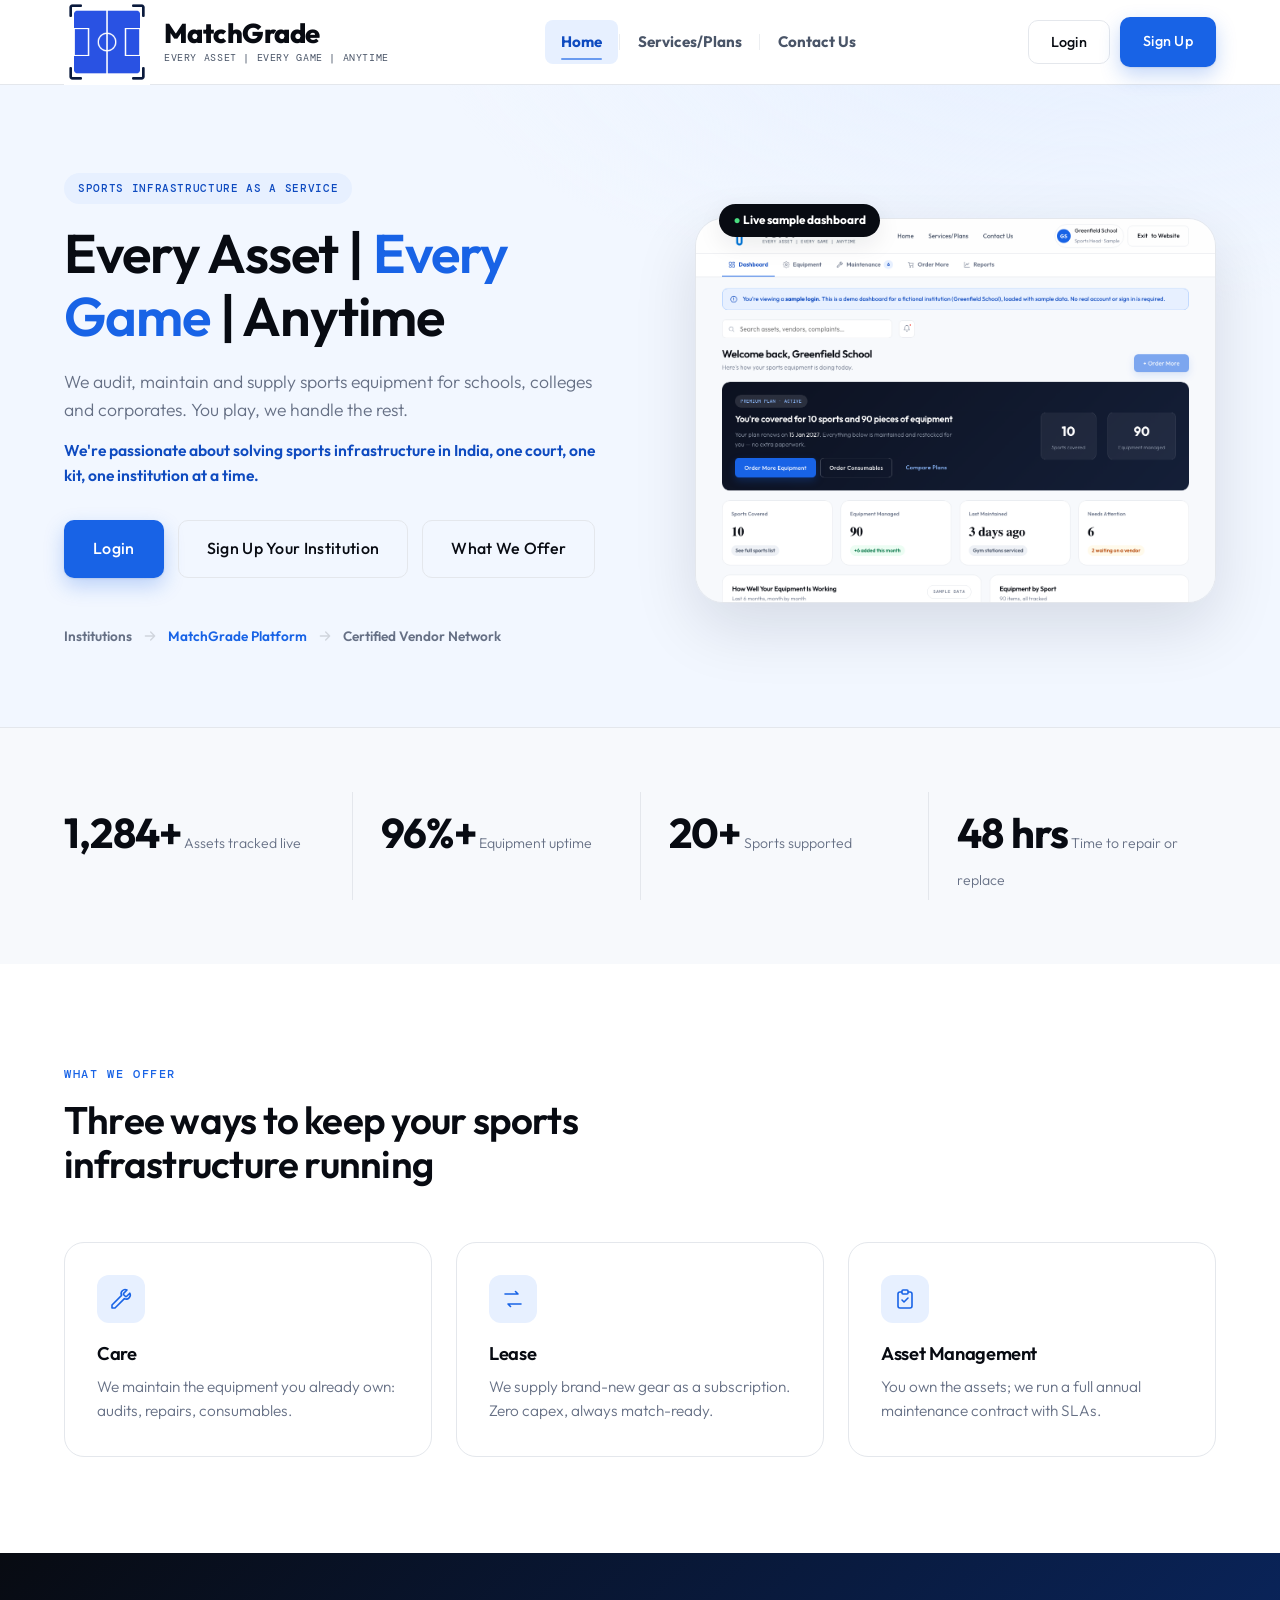
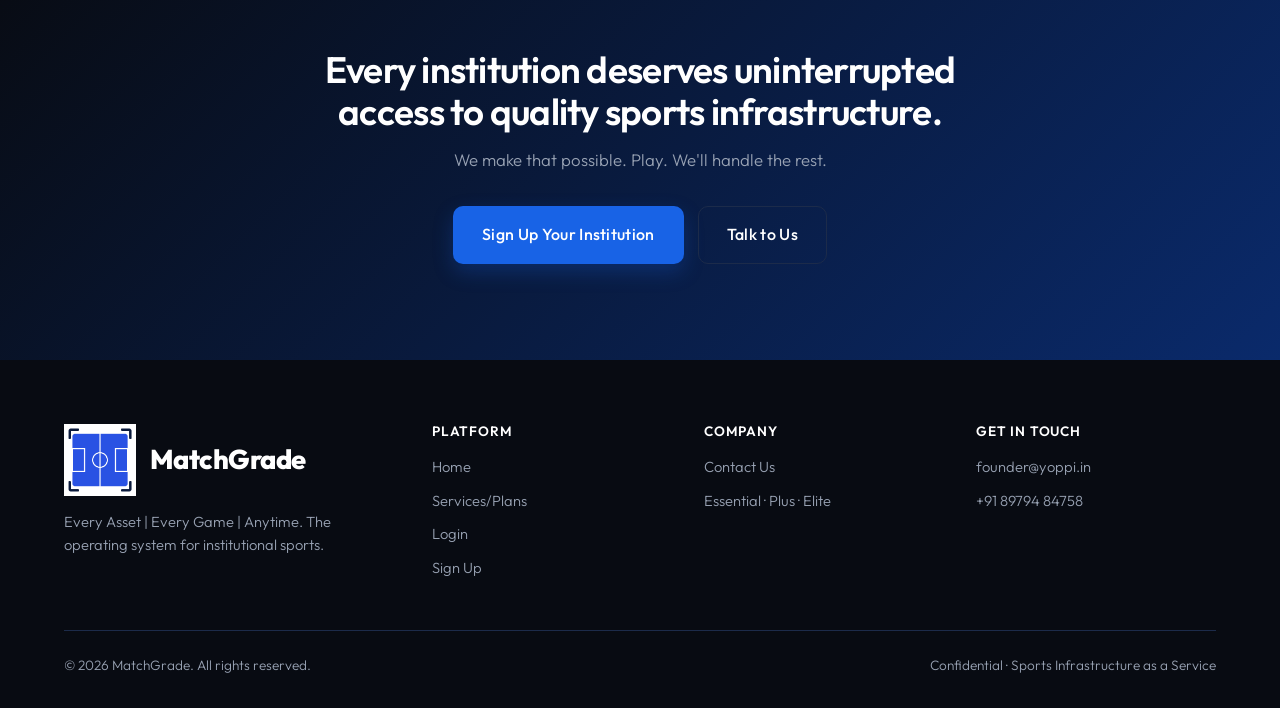
<file: index.html>
<!DOCTYPE html>
<html lang="en">
<head>
<meta charset="UTF-8" />
<meta name="viewport" content="width=device-width, initial-scale=1.0" />
<title>MatchGrade: Every Asset | Every Game | Anytime</title>
<meta name="description" content="MatchGrade is the operating system for institutional sports. We audit, maintain, supply and manage every sports asset for schools, colleges and corporates." />
<link rel="icon" href="assets/images/yoppi-icon.png" />
<link rel="preconnect" href="https://fonts.googleapis.com" />
<link rel="preconnect" href="https://fonts.gstatic.com" crossorigin />
<link href="https://fonts.googleapis.com/css2?family=Outfit:wght@300;400;500;600;700;800&family=DM+Mono:wght@400;500&display=swap" rel="stylesheet" />
<link rel="stylesheet" href="assets/css/base.css" />
<link rel="stylesheet" href="assets/css/components.css" />
<link rel="stylesheet" href="assets/css/home.css" />
<script src="https://js.hcaptcha.com/1/api.js" async defer></script>
</head>
<body>

<header class="site-header">
  <div class="container nav">
    <a href="index.html" class="brand">
      <img src="assets/images/yoppi-icon.png" alt="MatchGrade" />
      <span class="brand-text">
        <span class="brand-name">MatchGrade</span>
        <span class="brand-tagline">Every Asset | Every Game | Anytime</span>
      </span>
    </a>
    <nav class="nav-links">
      <a href="index.html" class="active">Home</a>
      <a href="services.html">Services/Plans</a>
      <a href="contact.html">Contact Us</a>
      <button type="button" class="nav-links-login" data-login-trigger>Login</button>
    </nav>
    <div class="nav-actions">
      <button type="button" class="btn btn-secondary" data-login-trigger>Login</button>
      <a href="signup.html" class="btn btn-primary">Sign Up</a>
      <button class="nav-toggle" aria-label="Toggle navigation" aria-expanded="false">
        <span></span><span></span><span></span>
      </button>
    </div>
  </div>
</header>

<main>

  <!-- ================= HERO ================= -->
  <section class="hero">
    <div class="container hero-inner">
      <div class="hero-copy reveal is-visible">
        <span class="pill">Sports Infrastructure as a Service</span>
        <h1>Every Asset | <span class="text-accent">Every Game</span> | Anytime</h1>
        <p class="hero-sub">We audit, maintain and supply sports equipment for schools, colleges and corporates. You play, we handle the rest.</p>
        <p class="hero-mission">We're passionate about solving sports infrastructure in India, one court, one kit, one institution at a time.</p>
        <div class="hero-cta">
          <a href="dashboard.html" class="btn btn-primary btn-lg" data-login-trigger>Login</a>
          <a href="signup.html" class="btn btn-secondary btn-lg">Sign Up Your Institution</a>
          <a href="services.html" class="btn btn-ghost btn-lg">What We Offer</a>
        </div>
        <div class="hero-flow">
          <span>Institutions</span>
          <svg viewBox="0 0 24 24" fill="none"><path d="M5 12h14M13 6l6 6-6 6" stroke="currentColor" stroke-width="2" stroke-linecap="round" stroke-linejoin="round"/></svg>
          <span class="flow-accent">MatchGrade Platform</span>
          <svg viewBox="0 0 24 24" fill="none"><path d="M5 12h14M13 6l6 6-6 6" stroke="currentColor" stroke-width="2" stroke-linecap="round" stroke-linejoin="round"/></svg>
          <span>Certified Vendor Network</span>
        </div>
      </div>

      <div class="hero-panel reveal is-visible">
        <div class="panel-shot">
          <a href="dashboard-iitkgp.html" class="panel-shot-link" aria-label="View a sample dashboard">
            <span class="panel-shot-badge"><span class="panel-shot-dot">●</span> Live sample dashboard</span>
            <img src="assets/images/dashboard-preview.png" alt="MatchGrade sample dashboard showing tagged assets, equipment uptime and open issues for Greenfield School" />
          </a>
        </div>
      </div>
    </div>
  </section>

  <!-- ================= STATS ================= -->
  <section class="section section--tight section--alt stats-strip">
    <div class="container">
      <div class="grid grid-4">
        <div class="stat reveal">
          <span class="num">1,284+</span>
          <span class="label">Assets tracked live</span>
        </div>
        <div class="stat reveal">
          <span class="num">96%+</span>
          <span class="label">Equipment uptime</span>
        </div>
        <div class="stat reveal">
          <span class="num">20+</span>
          <span class="label">Sports supported</span>
        </div>
        <div class="stat reveal">
          <span class="num">48 hrs</span>
          <span class="label">Time to repair or replace</span>
        </div>
      </div>
    </div>
  </section>

  <!-- ================= SOLUTION ================= -->
  <section class="section">
    <div class="container">
      <div class="section-head reveal">
        <span class="eyebrow">What We Offer</span>
        <h2>Three ways to keep your sports infrastructure running</h2>
      </div>
      <div class="grid grid-3">
        <div class="card reveal">
          <div class="card-icon">
            <svg viewBox="0 0 24 24" fill="none"><path d="M14.7 6.3a1 1 0 0 0 0 1.4l1.6 1.6a1 1 0 0 0 1.4 0l3.1-3.1a4 4 0 0 1-5.4 5.4L6 21H3v-3l9.6-9.6a4 4 0 0 1 5.4-5.4l-3.1 3.1Z" stroke="currentColor" stroke-width="1.6" stroke-linejoin="round"/></svg>
          </div>
          <h3>Care</h3>
          <p>We maintain the equipment you already own: audits, repairs, consumables.</p>
        </div>
        <div class="card reveal">
          <div class="card-icon">
            <svg viewBox="0 0 24 24" fill="none"><path d="M4 7h13l-2.5-2.5M20 17H7l2.5 2.5" stroke="currentColor" stroke-width="1.6" stroke-linecap="round" stroke-linejoin="round"/></svg>
          </div>
          <h3>Lease</h3>
          <p>We supply brand-new gear as a subscription. Zero capex, always match-ready.</p>
        </div>
        <div class="card reveal">
          <div class="card-icon">
            <svg viewBox="0 0 24 24" fill="none"><path d="M9 5H7a2 2 0 0 0-2 2v12a2 2 0 0 0 2 2h10a2 2 0 0 0 2-2V7a2 2 0 0 0-2-2h-2" stroke="currentColor" stroke-width="1.6" stroke-linejoin="round"/><rect x="9" y="3" width="6" height="4" rx="1" stroke="currentColor" stroke-width="1.6"/><path d="m9 13 2 2 4-4" stroke="currentColor" stroke-width="1.6" stroke-linecap="round" stroke-linejoin="round"/></svg>
          </div>
          <h3>Asset Management</h3>
          <p>You own the assets; we run a full annual maintenance contract with SLAs.</p>
        </div>
      </div>
    </div>
  </section>

  <!-- ================= FINAL CTA ================= -->
  <section class="section cta-section">
    <div class="container cta-inner reveal">
      <h2>Every institution deserves uninterrupted access to quality sports infrastructure.</h2>
      <p>We make that possible. Play. We'll handle the rest.</p>
      <div class="hero-cta" style="justify-content:center;">
        <a href="signup.html" class="btn btn-primary btn-lg">Sign Up Your Institution</a>
        <a href="contact.html" class="btn btn-secondary btn-lg">Talk to Us</a>
      </div>
    </div>
  </section>

</main>

<footer class="site-footer">
  <div class="container">
    <div class="footer-grid">
      <div class="footer-brand">
        <a href="index.html" class="brand">
          <img src="assets/images/yoppi-icon.png" alt="MatchGrade" />
          <span class="brand-name">MatchGrade</span>
        </a>
        <p>Every Asset | Every Game | Anytime. The operating system for institutional sports.</p>
      </div>
      <div class="footer-col">
        <h4>Platform</h4>
        <a href="index.html">Home</a>
        <a href="services.html">Services/Plans</a>
        <a href="dashboard.html" data-login-trigger>Login</a>
        <a href="signup.html">Sign Up</a>
      </div>
      <div class="footer-col">
        <h4>Company</h4>
        <a href="contact.html">Contact Us</a>
        <a href="services.html">Essential · Plus · Elite</a>
      </div>
      <div class="footer-col">
        <h4>Get in touch</h4>
        <li>founder@yoppi.in</li>
        <li>+91 89794 84758</li>
      </div>
    </div>
    <div class="footer-bottom">
      <span>© <span data-year></span> MatchGrade. All rights reserved.</span>
      <span>Confidential · Sports Infrastructure as a Service</span>
    </div>
  </div>
</footer>

<script src="assets/js/yoppi-config.js" defer></script>
<script type="module" src="assets/js/yoppi-client.js"></script>
<script src="assets/js/main.js" defer></script>
</body>
</html>
</file>
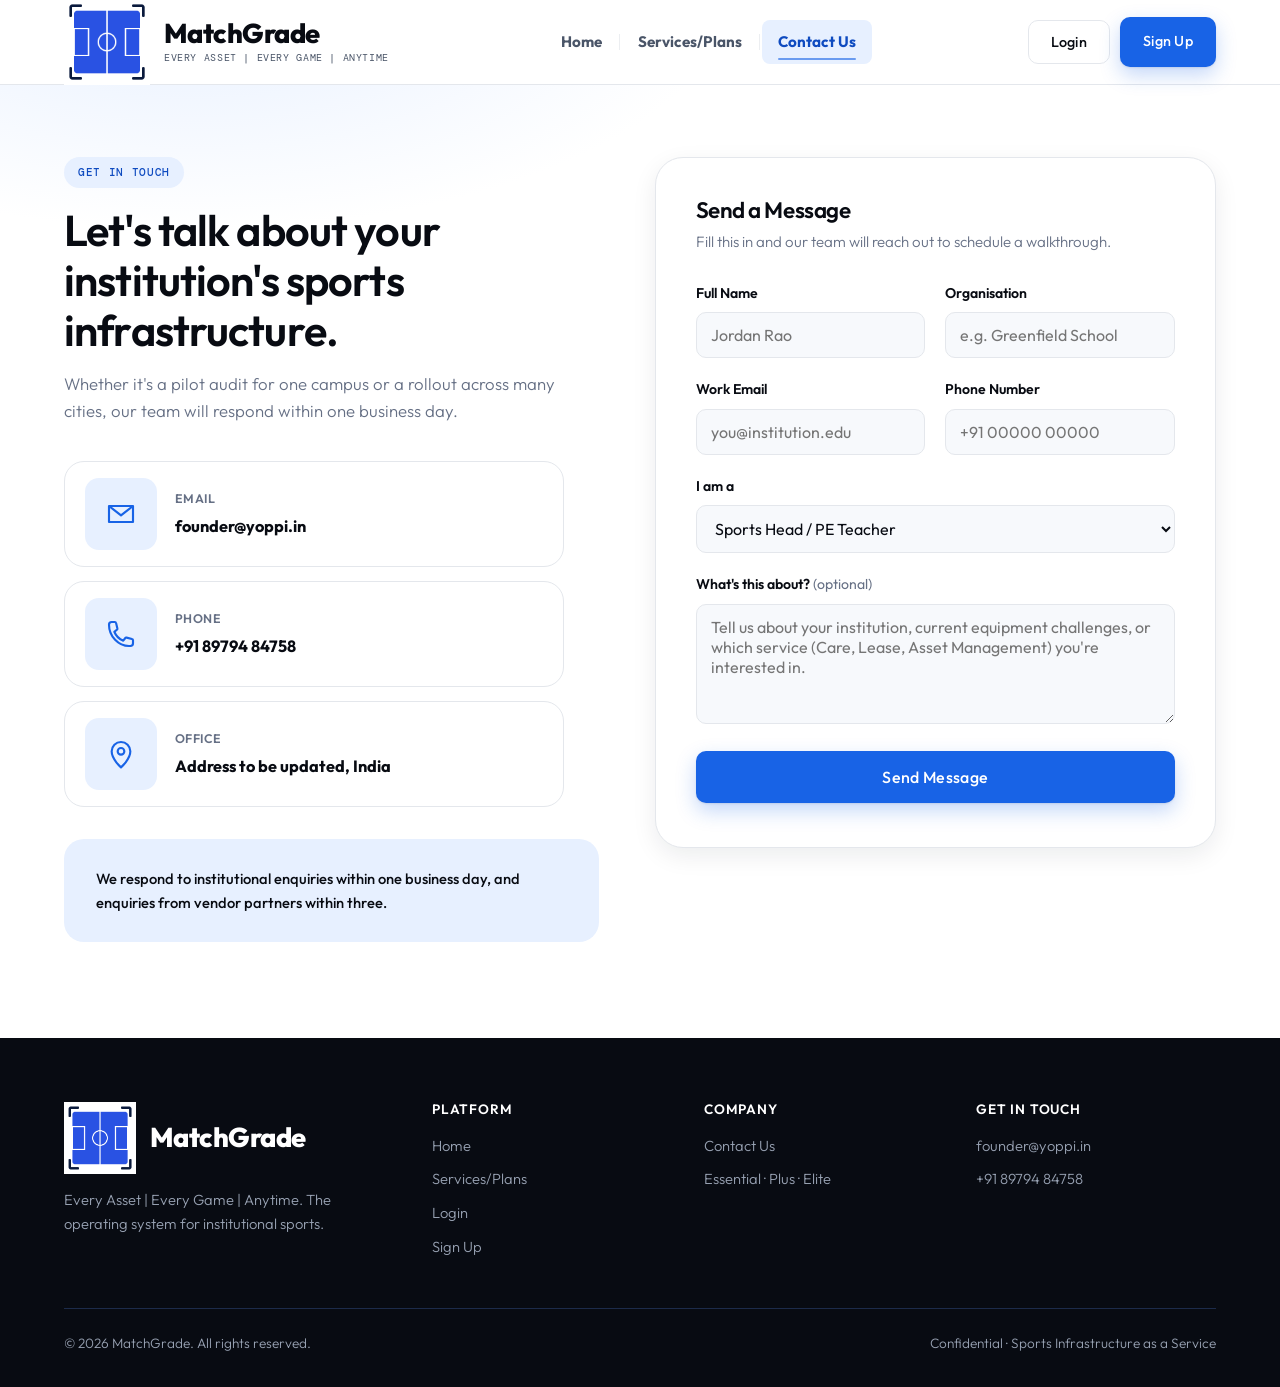
<file: contact.html>
<!DOCTYPE html>
<html lang="en">
<head>
<meta charset="UTF-8" />
<meta name="viewport" content="width=device-width, initial-scale=1.0" />
<title>Contact MatchGrade</title>
<meta name="description" content="Talk to MatchGrade about bringing Sports Infrastructure as a Service to your school, college or corporate campus." />
<link rel="icon" href="assets/images/yoppi-icon.png" />
<link rel="preconnect" href="https://fonts.googleapis.com" />
<link rel="preconnect" href="https://fonts.gstatic.com" crossorigin />
<link href="https://fonts.googleapis.com/css2?family=Outfit:wght@300;400;500;600;700;800&family=DM+Mono:wght@400;500&display=swap" rel="stylesheet" />
<link rel="stylesheet" href="assets/css/base.css" />
<link rel="stylesheet" href="assets/css/components.css" />
<link rel="stylesheet" href="assets/css/contact.css" />
<script src="https://js.hcaptcha.com/1/api.js" async defer></script>
</head>
<body>

<header class="site-header">
  <div class="container nav">
    <a href="index.html" class="brand">
      <img src="assets/images/yoppi-icon.png" alt="MatchGrade" />
      <span class="brand-text">
        <span class="brand-name">MatchGrade</span>
        <span class="brand-tagline">Every Asset | Every Game | Anytime</span>
      </span>
    </a>
    <nav class="nav-links">
      <a href="index.html">Home</a>
      <a href="services.html">Services/Plans</a>
      <a href="contact.html" class="active">Contact Us</a>
      <button type="button" class="nav-links-login" data-login-trigger>Login</button>
    </nav>
    <div class="nav-actions">
      <button type="button" class="btn btn-secondary" data-login-trigger>Login</button>
      <a href="signup.html" class="btn btn-primary">Sign Up</a>
      <button class="nav-toggle" aria-label="Toggle navigation" aria-expanded="false">
        <span></span><span></span><span></span>
      </button>
    </div>
  </div>
</header>

<main>
  <section class="section contact-section">
    <div class="container contact-grid">

      <div class="contact-copy reveal is-visible">
        <span class="pill">Get In Touch</span>
        <h1>Let's talk about your institution's sports infrastructure.</h1>
        <p>Whether it's a pilot audit for one campus or a rollout across many cities, our team will respond within one business day.</p>

        <div class="contact-channels">
          <a class="channel-row" href="mailto:founder@yoppi.in">
            <span class="channel-icon">
              <svg viewBox="0 0 24 24" fill="none"><path d="M3 6h18v12H3z" stroke="currentColor" stroke-width="1.6" stroke-linejoin="round"/><path d="m3 6 9 7 9-7" stroke="currentColor" stroke-width="1.6" stroke-linejoin="round"/></svg>
            </span>
            <span class="channel-text">
              <span class="channel-label">Email</span>
              <strong>founder@yoppi.in</strong>
            </span>
          </a>
          <a class="channel-row" href="tel:+918979484758">
            <span class="channel-icon">
              <svg viewBox="0 0 24 24" fill="none"><path d="M3 5a2 2 0 0 1 2-2h2.3a1 1 0 0 1 1 .8l1 4a1 1 0 0 1-.5 1.1L7 10.3a12 12 0 0 0 6.7 6.7l1.4-1.8a1 1 0 0 1 1.1-.5l4 1a1 1 0 0 1 .8 1V19a2 2 0 0 1-2 2h-1C10.2 21 3 13.8 3 5Z" stroke="currentColor" stroke-width="1.6" stroke-linejoin="round"/></svg>
            </span>
            <span class="channel-text">
              <span class="channel-label">Phone</span>
              <strong>+91 89794 84758</strong>
            </span>
          </a>
          <div class="channel-row">
            <span class="channel-icon">
              <svg viewBox="0 0 24 24" fill="none"><path d="M12 22s7-6.1 7-12A7 7 0 0 0 5 10c0 5.9 7 12 7 12Z" stroke="currentColor" stroke-width="1.6" stroke-linejoin="round"/><circle cx="12" cy="10" r="2.5" stroke="currentColor" stroke-width="1.6"/></svg>
            </span>
            <span class="channel-text">
              <span class="channel-label">Office</span>
              <strong>Address to be updated, India</strong>
            </span>
          </div>
        </div>

        <div class="banner banner--soft">
          We respond to institutional enquiries within one business day, and enquiries from vendor partners within three.
        </div>
      </div>

      <div class="form-card reveal is-visible">
        <h2 style="font-size:1.4rem;margin-bottom:6px;">Send a Message</h2>
        <p style="color:var(--text-muted);font-size:0.94rem;margin-bottom:28px;">Fill this in and our team will reach out to schedule a walkthrough.</p>

        <form id="contact-form" novalidate>
          <div class="form-row">
            <div class="field">
              <label for="name">Full Name</label>
              <input type="text" id="name" name="name" placeholder="Jordan Rao" required />
            </div>
            <div class="field">
              <label for="org">Organisation</label>
              <input type="text" id="org" name="org" placeholder="e.g. Greenfield School" required />
            </div>
          </div>

          <div class="form-row">
            <div class="field">
              <label for="email">Work Email</label>
              <input type="email" id="email" name="email" placeholder="you@institution.edu" required />
            </div>
            <div class="field">
              <label for="phone">Phone Number</label>
              <input type="tel" id="phone" name="phone" placeholder="+91 00000 00000" required />
            </div>
          </div>

          <div class="field">
            <label for="role">I am a</label>
            <select id="role" name="role">
              <option>Sports Head / PE Teacher</option>
              <option>Facilities / Admin Manager</option>
              <option>Principal / Director</option>
              <option>HR / Corporate Wellness</option>
              <option>Vendor Partner</option>
              <option>Other</option>
            </select>
          </div>

          <div class="field">
            <label for="message">What's this about? <span class="optional">(optional)</span></label>
            <textarea id="message" name="message" placeholder="Tell us about your institution, current equipment challenges, or which service (Care, Lease, Asset Management) you're interested in."></textarea>
          </div>

          <div class="field">
            <div id="contact-hcaptcha"></div>
          </div>

          <button type="submit" class="btn btn-primary btn-lg btn-block">Send Message</button>
          <p class="form-note" id="form-status" role="status"></p>
        </form>
      </div>

    </div>
  </section>
</main>

<footer class="site-footer">
  <div class="container">
    <div class="footer-grid">
      <div class="footer-brand">
        <a href="index.html" class="brand">
          <img src="assets/images/yoppi-icon.png" alt="MatchGrade" />
          <span class="brand-name">MatchGrade</span>
        </a>
        <p>Every Asset | Every Game | Anytime. The operating system for institutional sports.</p>
      </div>
      <div class="footer-col">
        <h4>Platform</h4>
        <a href="index.html">Home</a>
        <a href="services.html">Services/Plans</a>
        <a href="dashboard.html" data-login-trigger>Login</a>
        <a href="signup.html">Sign Up</a>
      </div>
      <div class="footer-col">
        <h4>Company</h4>
        <a href="contact.html">Contact Us</a>
        <a href="services.html">Essential · Plus · Elite</a>
      </div>
      <div class="footer-col">
        <h4>Get in touch</h4>
        <li>founder@yoppi.in</li>
        <li>+91 89794 84758</li>
      </div>
    </div>
    <div class="footer-bottom">
      <span>© <span data-year></span> MatchGrade. All rights reserved.</span>
      <span>Confidential · Sports Infrastructure as a Service</span>
    </div>
  </div>
</footer>

<script src="assets/js/yoppi-config.js" defer></script>
<script type="module" src="assets/js/yoppi-client.js"></script>
<script src="assets/js/main.js" defer></script>
<script src="assets/js/contact.js" defer></script>
</body>
</html>
</file>
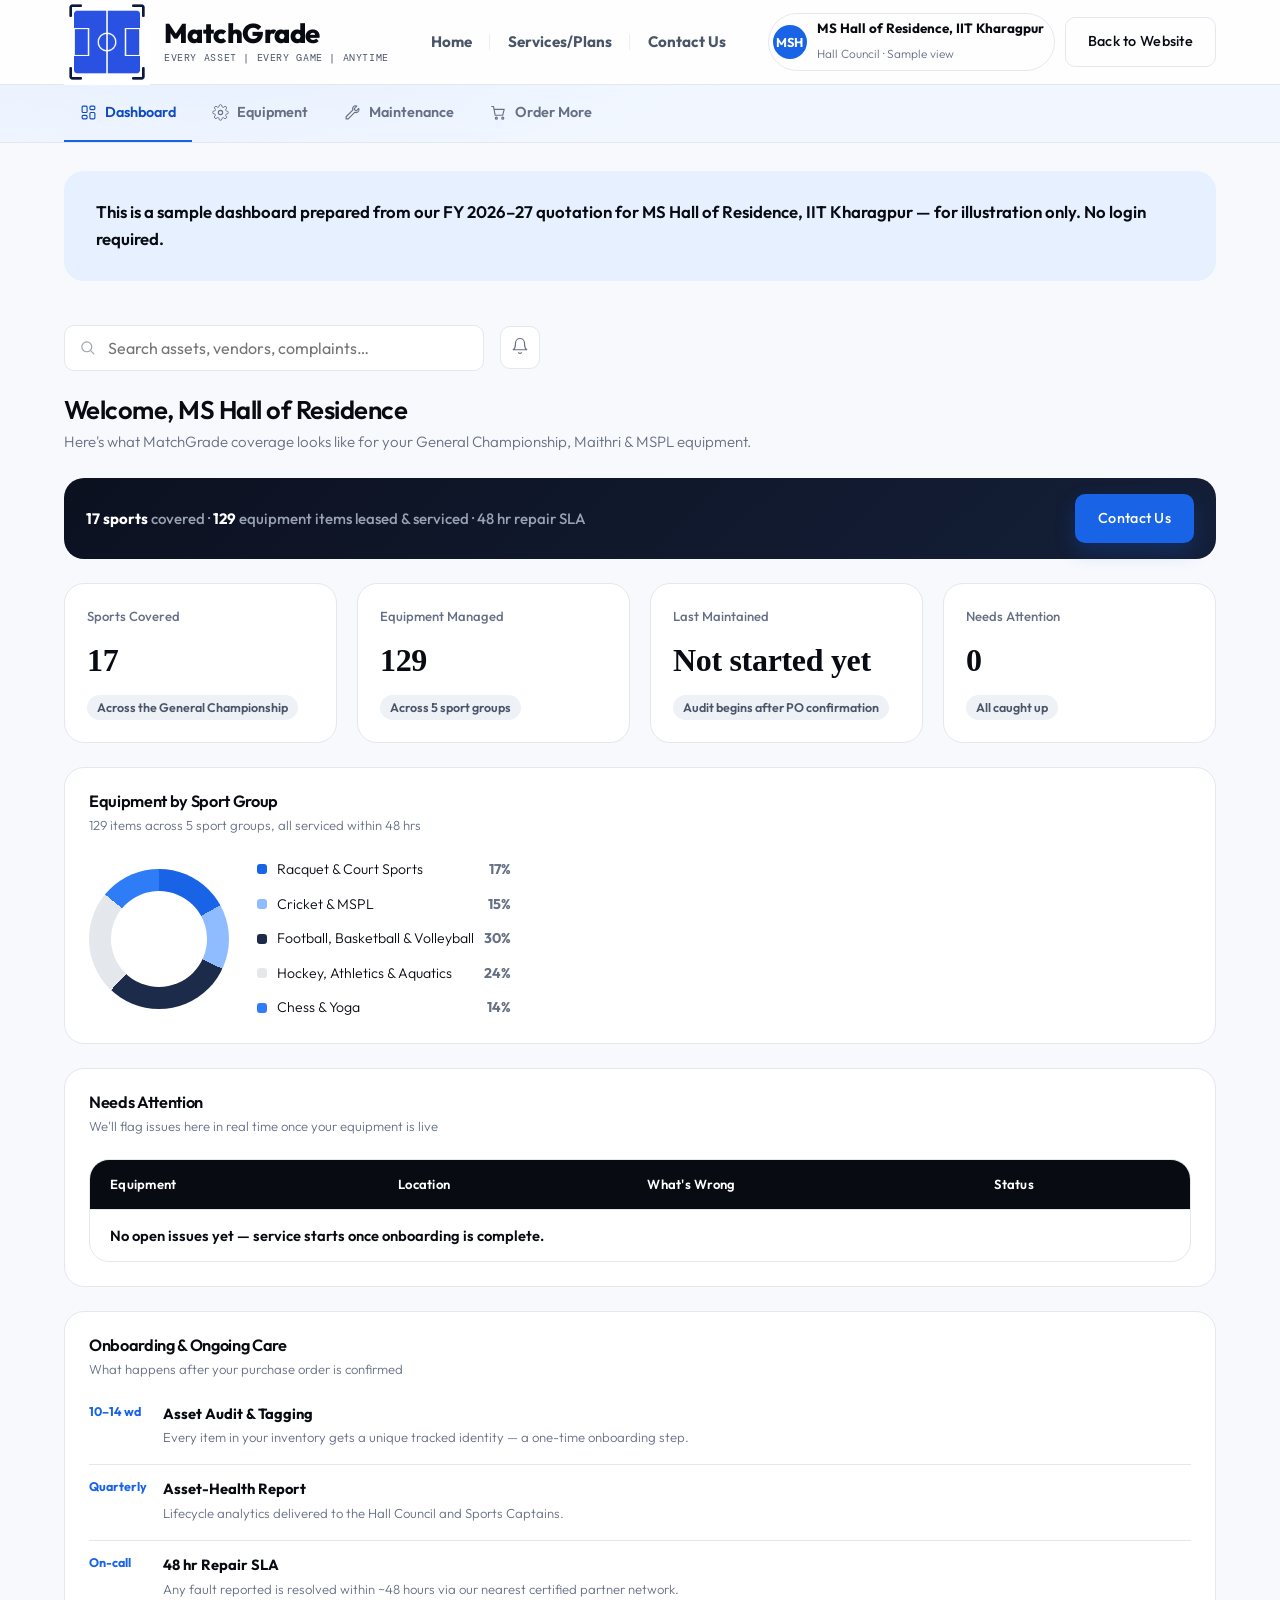
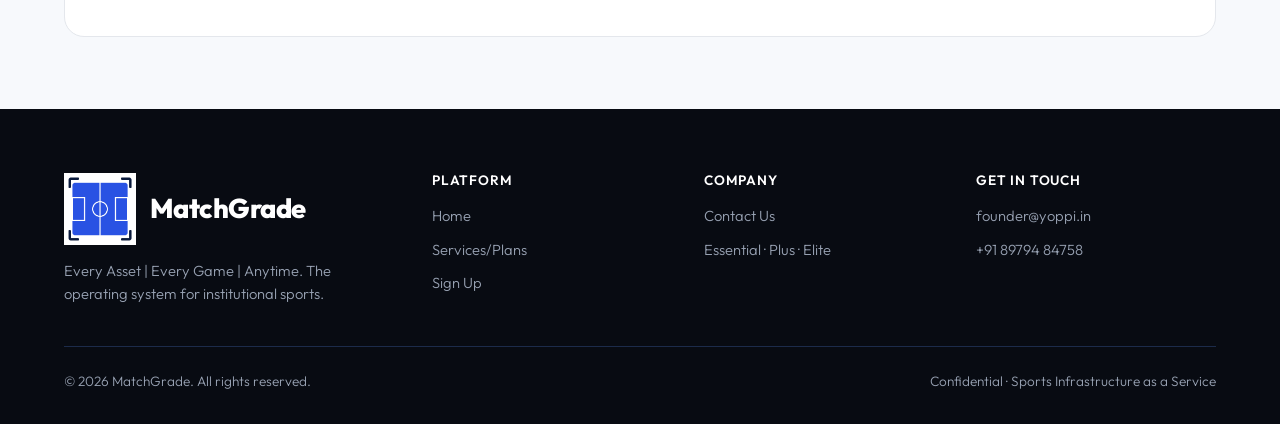
<file: dashboard-iitkgp.html>
<!DOCTYPE html>
<html lang="en">
<head>
<meta charset="UTF-8" />
<meta name="viewport" content="width=device-width, initial-scale=1.0" />
<title>MS Hall of Residence, IIT Kharagpur — Sample Dashboard | MatchGrade</title>
<meta name="description" content="A sample MatchGrade dashboard illustrating equipment coverage for MS Hall of Residence, IIT Kharagpur. For illustration only — no login required." />
<link rel="icon" href="assets/images/yoppi-icon.png" />
<link rel="preconnect" href="https://fonts.googleapis.com" />
<link rel="preconnect" href="https://fonts.gstatic.com" crossorigin />
<link href="https://fonts.googleapis.com/css2?family=Outfit:wght@300;400;500;600;700;800&family=DM+Mono:wght@400;500&display=swap" rel="stylesheet" />
<link rel="stylesheet" href="assets/css/base.css" />
<link rel="stylesheet" href="assets/css/components.css" />
<link rel="stylesheet" href="assets/css/dashboard.css" />
</head>
<body class="dash-body">

<header class="site-header">
  <div class="container nav">
    <a href="index.html" class="brand">
      <img src="assets/images/yoppi-icon.png" alt="MatchGrade" />
      <span class="brand-text">
        <span class="brand-name">MatchGrade</span>
        <span class="brand-tagline">Every Asset | Every Game | Anytime</span>
      </span>
    </a>
    <nav class="nav-links">
      <a href="index.html">Home</a>
      <a href="services.html">Services/Plans</a>
      <a href="contact.html">Contact Us</a>
    </nav>
    <div class="nav-actions">
      <div class="org-chip">
        <div class="org-avatar" id="org-avatar">MSH</div>
        <div>
          <strong id="org-chip-name">MS Hall of Residence, IIT Kharagpur</strong>
          <span id="org-chip-role">Hall Council · Sample view</span>
        </div>
      </div>
      <a href="index.html" class="btn btn-secondary">Back to Website</a>
      <button class="nav-toggle" aria-label="Toggle navigation" aria-expanded="false">
        <span></span><span></span><span></span>
      </button>
    </div>
  </div>
</header>

<!-- ================= SUB NAV ================= -->
<div class="dash-subnav">
  <div class="container dash-subnav-inner">
    <a href="#" class="dash-tab active" data-tab="dashboard">
      <svg viewBox="0 0 24 24" fill="none"><rect x="3" y="3" width="7" height="9" rx="1.5" stroke="currentColor" stroke-width="1.6"/><rect x="14" y="3" width="7" height="5" rx="1.5" stroke="currentColor" stroke-width="1.6"/><rect x="14" y="12" width="7" height="9" rx="1.5" stroke="currentColor" stroke-width="1.6"/><rect x="3" y="16" width="7" height="5" rx="1.5" stroke="currentColor" stroke-width="1.6"/></svg>
      Dashboard
    </a>
    <a href="#" class="dash-tab" data-tab="equipment">
      <svg viewBox="0 0 24 24" fill="none"><circle cx="12" cy="12" r="3" stroke="currentColor" stroke-width="1.6"/><path d="M19.4 15a1.7 1.7 0 0 0 .3 1.9l.1.1a2 2 0 1 1-2.8 2.8l-.1-.1a1.7 1.7 0 0 0-1.9-.3 1.7 1.7 0 0 0-1 1.5V21a2 2 0 1 1-4 0v-.1a1.7 1.7 0 0 0-1-1.6 1.7 1.7 0 0 0-1.9.3l-.1.1a2 2 0 1 1-2.8-2.8l.1-.1a1.7 1.7 0 0 0 .3-1.9 1.7 1.7 0 0 0-1.5-1H3a2 2 0 1 1 0-4h.1a1.7 1.7 0 0 0 1.6-1 1.7 1.7 0 0 0-.3-1.9l-.1-.1a2 2 0 1 1 2.8-2.8l.1.1a1.7 1.7 0 0 0 1.9.3H9a1.7 1.7 0 0 0 1-1.5V3a2 2 0 1 1 4 0v.1a1.7 1.7 0 0 0 1 1.5 1.7 1.7 0 0 0 1.9-.3l.1-.1a2 2 0 1 1 2.8 2.8l-.1.1a1.7 1.7 0 0 0-.3 1.9V9a1.7 1.7 0 0 0 1.5 1H21a2 2 0 1 1 0 4h-.1a1.7 1.7 0 0 0-1.5 1Z" stroke="currentColor" stroke-width="1.3" stroke-linejoin="round"/></svg>
      Equipment
    </a>
    <a href="#" class="dash-tab" data-tab="maintenance">
      <svg viewBox="0 0 24 24" fill="none"><path d="M14.7 6.3a1 1 0 0 0 0 1.4l1.6 1.6a1 1 0 0 0 1.4 0l3.1-3.1a4 4 0 0 1-5.4 5.4L6 21H3v-3l9.6-9.6a4 4 0 0 1 5.4-5.4l-3.1 3.1Z" stroke="currentColor" stroke-width="1.6" stroke-linejoin="round"/></svg>
      Maintenance
    </a>
    <a href="#" class="dash-tab" data-tab="orders">
      <svg viewBox="0 0 24 24" fill="none"><circle cx="9" cy="20" r="1.4" stroke="currentColor" stroke-width="1.6"/><circle cx="18" cy="20" r="1.4" stroke="currentColor" stroke-width="1.6"/><path d="M2.5 3.5h2.4l2.4 12.4h10.6l2.1-8.4H6.1" stroke="currentColor" stroke-width="1.6" stroke-linecap="round" stroke-linejoin="round"/></svg>
      Order More
    </a>
  </div>
</div>

<main class="dash-main">
  <div class="container dash-content">

    <div class="banner banner--soft" style="margin-bottom:20px;">
      This is a sample dashboard prepared from our FY 2026–27 quotation for MS Hall of Residence, IIT Kharagpur — for illustration only. No login required.
    </div>

    <div class="dash-toolbar">
      <div class="dash-search">
        <svg viewBox="0 0 24 24" fill="none"><circle cx="11" cy="11" r="7" stroke="currentColor" stroke-width="1.6"/><path d="m21 21-4.3-4.3" stroke="currentColor" stroke-width="1.6" stroke-linecap="round"/></svg>
        <input type="text" placeholder="Search assets, vendors, complaints…" disabled />
      </div>
      <button class="icon-btn" aria-label="Notifications" id="notif-bell">
        <svg viewBox="0 0 24 24" fill="none"><path d="M18 8a6 6 0 0 0-12 0c0 7-3 9-3 9h18s-3-2-3-9Z" stroke="currentColor" stroke-width="1.6" stroke-linejoin="round"/><path d="M13.7 21a2 2 0 0 1-3.4 0" stroke="currentColor" stroke-width="1.6" stroke-linecap="round"/></svg>
      </button>
    </div>

    <div class="dash-heading" id="tab-dashboard">
      <div>
        <h1>Welcome, MS Hall of Residence</h1>
        <p>Here's what MatchGrade coverage looks like for your General Championship, Maithri &amp; MSPL equipment.</p>
      </div>
    </div>

    <!-- SUBSCRIPTION LINE -->
    <div class="sub-panel" id="tab-orders">
      <span class="sub-panel-info"><strong>17 sports</strong> covered · <strong>129</strong> equipment items leased &amp; serviced · 48 hr repair SLA</span>
      <a href="contact.html" class="btn btn-primary">Contact Us</a>
    </div>

    <!-- KPI CARDS -->
    <div class="grid grid-4 kpi-row">
      <div class="kpi-card">
        <span class="kpi-label">Sports Covered</span>
        <span class="kpi-value">17</span>
        <span class="kpi-trend neutral">Across the General Championship</span>
      </div>
      <div class="kpi-card">
        <span class="kpi-label">Equipment Managed</span>
        <span class="kpi-value">129</span>
        <span class="kpi-trend neutral">Across 5 sport groups</span>
      </div>
      <div class="kpi-card">
        <span class="kpi-label">Last Maintained</span>
        <span class="kpi-value">Not started yet</span>
        <span class="kpi-trend neutral">Audit begins after PO confirmation</span>
      </div>
      <div class="kpi-card">
        <span class="kpi-label">Needs Attention</span>
        <span class="kpi-value">0</span>
        <span class="kpi-trend neutral">All caught up</span>
      </div>
    </div>

    <!-- EQUIPMENT BREAKDOWN -->
    <div class="panel" id="tab-equipment">
      <div class="panel-head">
        <div>
          <h3>Equipment by Sport Group</h3>
          <p>129 items across 5 sport groups, all serviced within 48 hrs</p>
        </div>
      </div>
      <div class="donut-wrap">
        <div class="donut" style="background: conic-gradient(var(--accent) 0% 17%, var(--blue-300) 17% 32%, var(--navy-700) 32% 62%, var(--slate-200) 62% 86%, var(--blue-500) 86% 100%);"></div>
        <ul class="donut-legend">
          <li><span class="dot dot-1"></span>Racquet &amp; Court Sports <em>17%</em></li>
          <li><span class="dot dot-2"></span>Cricket &amp; MSPL <em>15%</em></li>
          <li><span class="dot dot-3"></span>Football, Basketball &amp; Volleyball <em>30%</em></li>
          <li><span class="dot dot-4"></span>Hockey, Athletics &amp; Aquatics <em>24%</em></li>
          <li><span class="dot" style="background: var(--blue-500);"></span>Chess &amp; Yoga <em>14%</em></li>
        </ul>
      </div>
    </div>


    <!-- MAINTENANCE GROUP -->
    <div class="dash-section-group" id="tab-maintenance">
      <!-- ISSUES TABLE -->
      <div class="panel">
        <div class="panel-head">
          <div>
            <h3>Needs Attention</h3>
            <p>We'll flag issues here in real time once your equipment is live</p>
          </div>
        </div>
        <div class="table-wrap">
          <table>
            <thead>
              <tr><th>Equipment</th><th>Location</th><th>What's Wrong</th><th>Status</th></tr>
            </thead>
            <tbody>
              <tr><td colspan="4">No open issues yet — service starts once onboarding is complete.</td></tr>
            </tbody>
          </table>
        </div>
      </div>

      <!-- MAINTENANCE -->
      <div class="panel">
        <div class="panel-head">
          <div>
            <h3>Onboarding &amp; Ongoing Care</h3>
            <p>What happens after your purchase order is confirmed</p>
          </div>
        </div>
        <ul class="timeline-list">
          <li>
            <span class="tl-date">10–14 wd</span>
            <div><strong>Asset Audit &amp; Tagging</strong><p>Every item in your inventory gets a unique tracked identity — a one-time onboarding step.</p></div>
          </li>
          <li>
            <span class="tl-date">Quarterly</span>
            <div><strong>Asset-Health Report</strong><p>Lifecycle analytics delivered to the Hall Council and Sports Captains.</p></div>
          </li>
          <li>
            <span class="tl-date">On-call</span>
            <div><strong>48 hr Repair SLA</strong><p>Any fault reported is resolved within ~48 hours via our nearest certified partner network.</p></div>
          </li>
        </ul>
      </div>
    </div>

  </div>
</main>

<footer class="site-footer">
  <div class="container">
    <div class="footer-grid">
      <div class="footer-brand">
        <a href="index.html" class="brand">
          <img src="assets/images/yoppi-icon.png" alt="MatchGrade" />
          <span class="brand-name">MatchGrade</span>
        </a>
        <p>Every Asset | Every Game | Anytime. The operating system for institutional sports.</p>
      </div>
      <div class="footer-col">
        <h4>Platform</h4>
        <a href="index.html">Home</a>
        <a href="services.html">Services/Plans</a>
        <a href="signup.html">Sign Up</a>
      </div>
      <div class="footer-col">
        <h4>Company</h4>
        <a href="contact.html">Contact Us</a>
        <a href="services.html">Essential · Plus · Elite</a>
      </div>
      <div class="footer-col">
        <h4>Get in touch</h4>
        <li>founder@yoppi.in</li>
        <li>+91 89794 84758</li>
      </div>
    </div>
    <div class="footer-bottom">
      <span>© <span data-year></span> MatchGrade. All rights reserved.</span>
      <span>Confidential · Sports Infrastructure as a Service</span>
    </div>
  </div>
</footer>

<script src="assets/js/main.js" defer></script>
<script src="assets/js/dashboard-sample.js" defer></script>
</body>
</html>
</file>
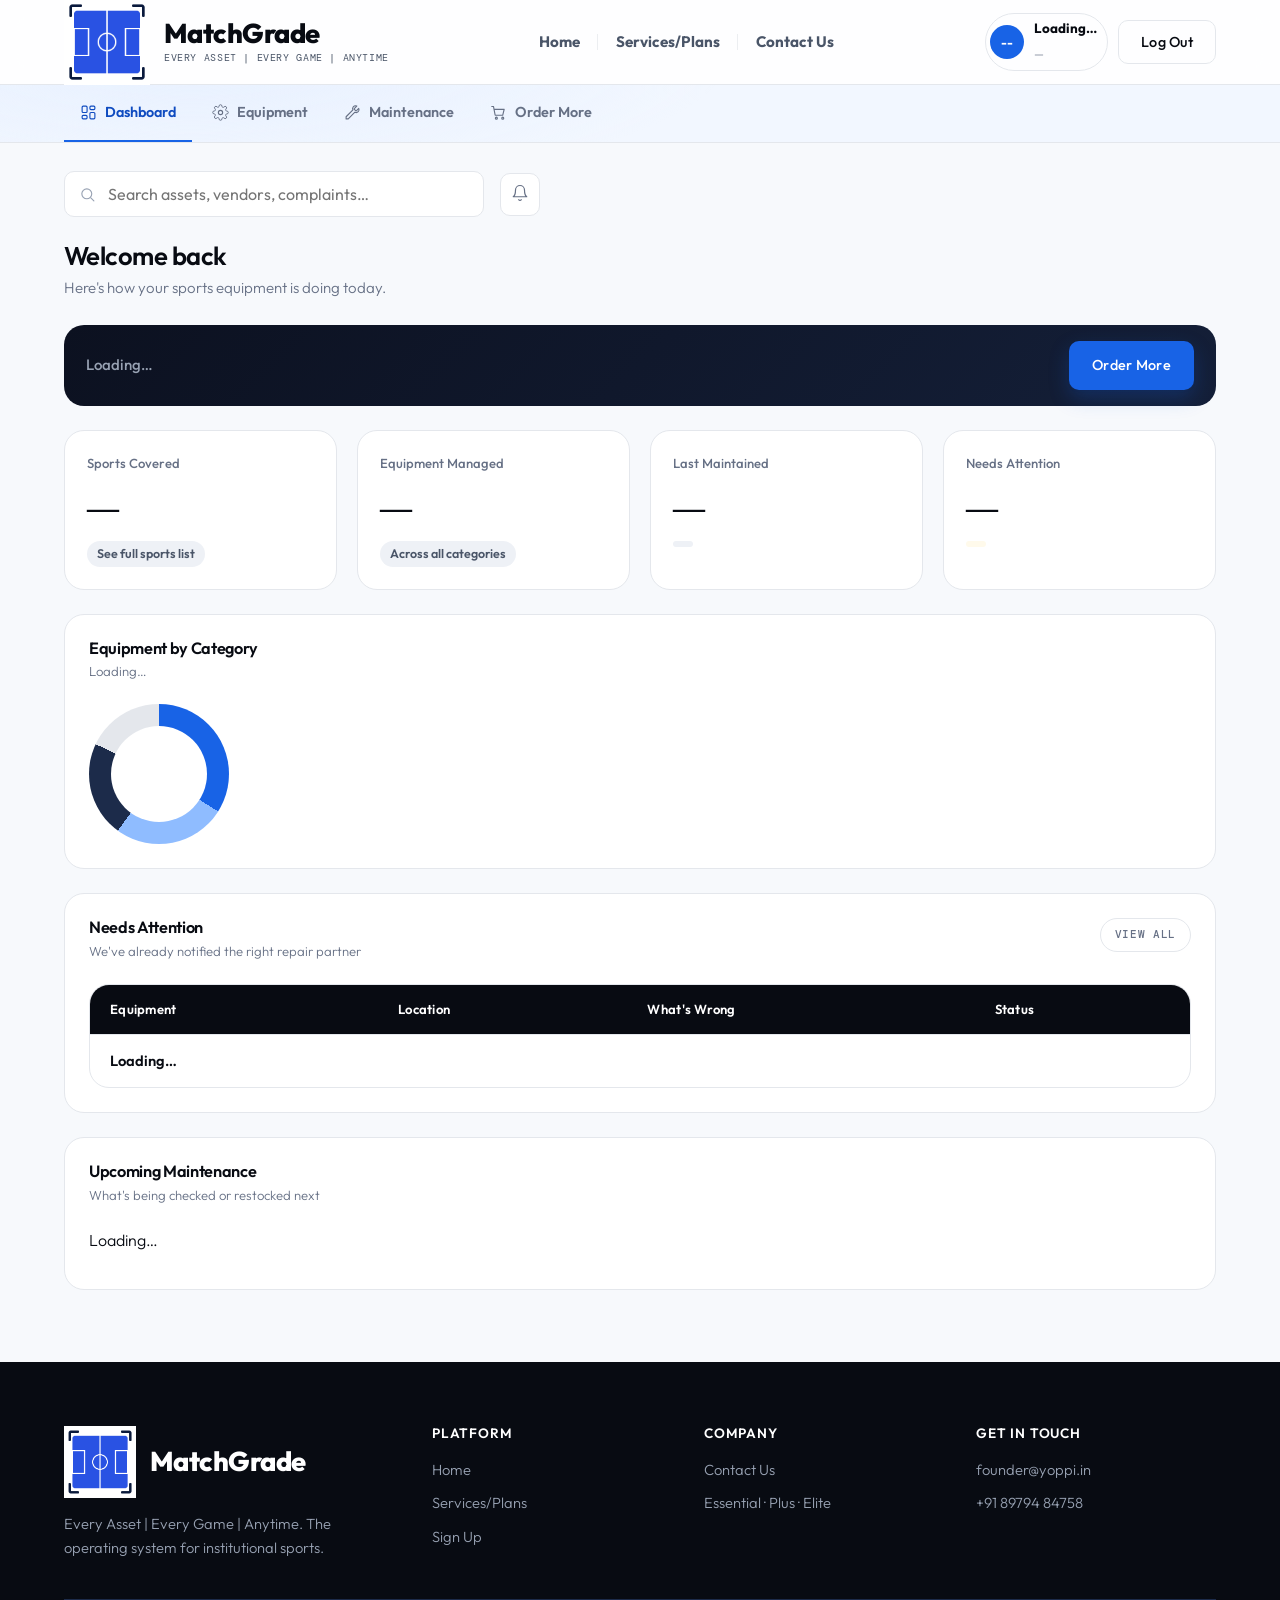
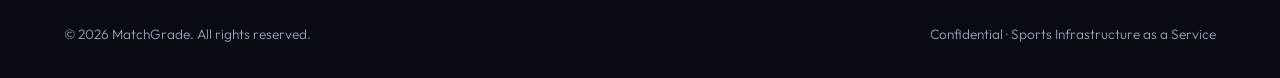
<file: dashboard.html>
<!DOCTYPE html>
<html lang="en">
<head>
<meta charset="UTF-8" />
<meta name="viewport" content="width=device-width, initial-scale=1.0" />
<title>MatchGrade Dashboard</title>
<meta name="description" content="MatchGrade institutional dashboard: track tagged assets, equipment health, open issues and upcoming maintenance." />
<link rel="icon" href="assets/images/yoppi-icon.png" />
<link rel="preconnect" href="https://fonts.googleapis.com" />
<link rel="preconnect" href="https://fonts.gstatic.com" crossorigin />
<link href="https://fonts.googleapis.com/css2?family=Outfit:wght@300;400;500;600;700;800&family=DM+Mono:wght@400;500&display=swap" rel="stylesheet" />
<link rel="stylesheet" href="assets/css/base.css" />
<link rel="stylesheet" href="assets/css/components.css" />
<link rel="stylesheet" href="assets/css/dashboard.css" />
</head>
<body class="dash-body">

<header class="site-header">
  <div class="container nav">
    <a href="index.html" class="brand">
      <img src="assets/images/yoppi-icon.png" alt="MatchGrade" />
      <span class="brand-text">
        <span class="brand-name">MatchGrade</span>
        <span class="brand-tagline">Every Asset | Every Game | Anytime</span>
      </span>
    </a>
    <nav class="nav-links">
      <a href="index.html">Home</a>
      <a href="services.html">Services/Plans</a>
      <a href="contact.html">Contact Us</a>
    </nav>
    <div class="nav-actions">
      <div class="org-chip">
        <div class="org-avatar" id="org-avatar">--</div>
        <div>
          <strong id="org-chip-name">Loading…</strong>
          <span id="org-chip-role">—</span>
        </div>
      </div>
      <button type="button" class="btn btn-secondary" id="logout-btn">Log Out</button>
      <button class="nav-toggle" aria-label="Toggle navigation" aria-expanded="false">
        <span></span><span></span><span></span>
      </button>
    </div>
  </div>
</header>

<!-- ================= SUB NAV ================= -->
<div class="dash-subnav">
  <div class="container dash-subnav-inner">
    <a href="#" class="dash-tab active" data-tab="dashboard">
      <svg viewBox="0 0 24 24" fill="none"><rect x="3" y="3" width="7" height="9" rx="1.5" stroke="currentColor" stroke-width="1.6"/><rect x="14" y="3" width="7" height="5" rx="1.5" stroke="currentColor" stroke-width="1.6"/><rect x="14" y="12" width="7" height="9" rx="1.5" stroke="currentColor" stroke-width="1.6"/><rect x="3" y="16" width="7" height="5" rx="1.5" stroke="currentColor" stroke-width="1.6"/></svg>
      Dashboard
    </a>
    <a href="#" class="dash-tab" data-tab="equipment">
      <svg viewBox="0 0 24 24" fill="none"><circle cx="12" cy="12" r="3" stroke="currentColor" stroke-width="1.6"/><path d="M19.4 15a1.7 1.7 0 0 0 .3 1.9l.1.1a2 2 0 1 1-2.8 2.8l-.1-.1a1.7 1.7 0 0 0-1.9-.3 1.7 1.7 0 0 0-1 1.5V21a2 2 0 1 1-4 0v-.1a1.7 1.7 0 0 0-1-1.6 1.7 1.7 0 0 0-1.9.3l-.1.1a2 2 0 1 1-2.8-2.8l.1-.1a1.7 1.7 0 0 0 .3-1.9 1.7 1.7 0 0 0-1.5-1H3a2 2 0 1 1 0-4h.1a1.7 1.7 0 0 0 1.6-1 1.7 1.7 0 0 0-.3-1.9l-.1-.1a2 2 0 1 1 2.8-2.8l.1.1a1.7 1.7 0 0 0 1.9.3H9a1.7 1.7 0 0 0 1-1.5V3a2 2 0 1 1 4 0v.1a1.7 1.7 0 0 0 1 1.5 1.7 1.7 0 0 0 1.9-.3l.1-.1a2 2 0 1 1 2.8 2.8l-.1.1a1.7 1.7 0 0 0-.3 1.9V9a1.7 1.7 0 0 0 1.5 1H21a2 2 0 1 1 0 4h-.1a1.7 1.7 0 0 0-1.5 1Z" stroke="currentColor" stroke-width="1.3" stroke-linejoin="round"/></svg>
      Equipment
    </a>
    <a href="#" class="dash-tab" data-tab="maintenance">
      <svg viewBox="0 0 24 24" fill="none"><path d="M14.7 6.3a1 1 0 0 0 0 1.4l1.6 1.6a1 1 0 0 0 1.4 0l3.1-3.1a4 4 0 0 1-5.4 5.4L6 21H3v-3l9.6-9.6a4 4 0 0 1 5.4-5.4l-3.1 3.1Z" stroke="currentColor" stroke-width="1.6" stroke-linejoin="round"/></svg>
      Maintenance
      <span class="dash-badge" id="maintenance-badge" style="display:none;">0</span>
    </a>
    <a href="#" class="dash-tab" data-tab="orders">
      <svg viewBox="0 0 24 24" fill="none"><circle cx="9" cy="20" r="1.4" stroke="currentColor" stroke-width="1.6"/><circle cx="18" cy="20" r="1.4" stroke="currentColor" stroke-width="1.6"/><path d="M2.5 3.5h2.4l2.4 12.4h10.6l2.1-8.4H6.1" stroke="currentColor" stroke-width="1.6" stroke-linecap="round" stroke-linejoin="round"/></svg>
      Order More
    </a>
  </div>
</div>

<main class="dash-main">
  <div class="container dash-content">

    <div class="dash-toolbar">
      <div class="dash-search">
        <svg viewBox="0 0 24 24" fill="none"><circle cx="11" cy="11" r="7" stroke="currentColor" stroke-width="1.6"/><path d="m21 21-4.3-4.3" stroke="currentColor" stroke-width="1.6" stroke-linecap="round"/></svg>
        <input type="text" placeholder="Search assets, vendors, complaints…" disabled />
      </div>
      <button class="icon-btn" aria-label="Notifications" id="notif-bell">
        <svg viewBox="0 0 24 24" fill="none"><path d="M18 8a6 6 0 0 0-12 0c0 7-3 9-3 9h18s-3-2-3-9Z" stroke="currentColor" stroke-width="1.6" stroke-linejoin="round"/><path d="M13.7 21a2 2 0 0 1-3.4 0" stroke="currentColor" stroke-width="1.6" stroke-linecap="round"/></svg>
        <span class="dot" id="notif-dot" style="display:none;"></span>
      </button>
    </div>

    <div class="dash-heading" id="tab-dashboard">
      <div>
        <h1 id="dash-welcome">Welcome back</h1>
        <p>Here's how your sports equipment is doing today.</p>
      </div>
    </div>

    <!-- SUBSCRIPTION LINE -->
    <div class="sub-panel" id="tab-orders">
      <span class="sub-panel-info" id="sub-panel-info">Loading…</span>
      <a href="services.html" class="btn btn-primary">Order More</a>
    </div>

    <!-- KPI CARDS -->
    <div class="grid grid-4 kpi-row">
      <div class="kpi-card">
        <span class="kpi-label">Sports Covered</span>
        <span class="kpi-value" id="kpi-sports-value">—</span>
        <span class="kpi-trend neutral">See full sports list</span>
      </div>
      <div class="kpi-card">
        <span class="kpi-label">Equipment Managed</span>
        <span class="kpi-value" id="kpi-equipment-value">—</span>
        <span class="kpi-trend neutral">Across all categories</span>
      </div>
      <div class="kpi-card">
        <span class="kpi-label">Last Maintained</span>
        <span class="kpi-value" id="kpi-maintained-value">—</span>
        <span class="kpi-trend neutral" id="kpi-maintained-trend"></span>
      </div>
      <div class="kpi-card">
        <span class="kpi-label">Needs Attention</span>
        <span class="kpi-value" id="kpi-attention-value">—</span>
        <span class="kpi-trend warn" id="kpi-attention-trend"></span>
      </div>
    </div>

    <!-- EQUIPMENT BREAKDOWN -->
    <div class="panel" id="tab-equipment">
      <div class="panel-head">
        <div>
          <h3>Equipment by Category</h3>
          <p id="donut-caption">Loading…</p>
        </div>
      </div>
      <div class="donut-wrap" id="donut-wrap">
        <div class="donut" id="donut-chart"></div>
        <ul class="donut-legend" id="donut-legend"></ul>
      </div>
    </div>


    <!-- MAINTENANCE GROUP -->
    <div class="dash-section-group" id="tab-maintenance">
      <!-- ISSUES TABLE -->
      <div class="panel">
        <div class="panel-head">
          <div>
            <h3>Needs Attention</h3>
            <p>We've already notified the right repair partner</p>
          </div>
          <a href="#" class="pill pill--outline">View all</a>
        </div>
        <div class="table-wrap">
          <table>
            <thead>
              <tr><th>Equipment</th><th>Location</th><th>What's Wrong</th><th>Status</th></tr>
            </thead>
            <tbody id="tickets-tbody">
              <tr><td colspan="4">Loading…</td></tr>
            </tbody>
          </table>
        </div>
      </div>

      <!-- MAINTENANCE -->
      <div class="panel">
        <div class="panel-head">
          <div>
            <h3>Upcoming Maintenance</h3>
            <p>What's being checked or restocked next</p>
          </div>
        </div>
        <ul class="timeline-list" id="schedule-list">
          <li>Loading…</li>
        </ul>
      </div>
    </div>

  </div>
</main>

<footer class="site-footer">
  <div class="container">
    <div class="footer-grid">
      <div class="footer-brand">
        <a href="index.html" class="brand">
          <img src="assets/images/yoppi-icon.png" alt="MatchGrade" />
          <span class="brand-name">MatchGrade</span>
        </a>
        <p>Every Asset | Every Game | Anytime. The operating system for institutional sports.</p>
      </div>
      <div class="footer-col">
        <h4>Platform</h4>
        <a href="index.html">Home</a>
        <a href="services.html">Services/Plans</a>
        <a href="signup.html">Sign Up</a>
      </div>
      <div class="footer-col">
        <h4>Company</h4>
        <a href="contact.html">Contact Us</a>
        <a href="services.html">Essential · Plus · Elite</a>
      </div>
      <div class="footer-col">
        <h4>Get in touch</h4>
        <li>founder@yoppi.in</li>
        <li>+91 89794 84758</li>
      </div>
    </div>
    <div class="footer-bottom">
      <span>© <span data-year></span> MatchGrade. All rights reserved.</span>
      <span>Confidential · Sports Infrastructure as a Service</span>
    </div>
  </div>
</footer>

<script src="assets/js/yoppi-config.js" defer></script>
<script type="module" src="assets/js/yoppi-client.js"></script>
<script src="assets/js/auth-guard.js" defer></script>
<script src="assets/js/main.js" defer></script>
<script src="assets/js/dashboard.js" defer></script>
</body>
</html>
</file>
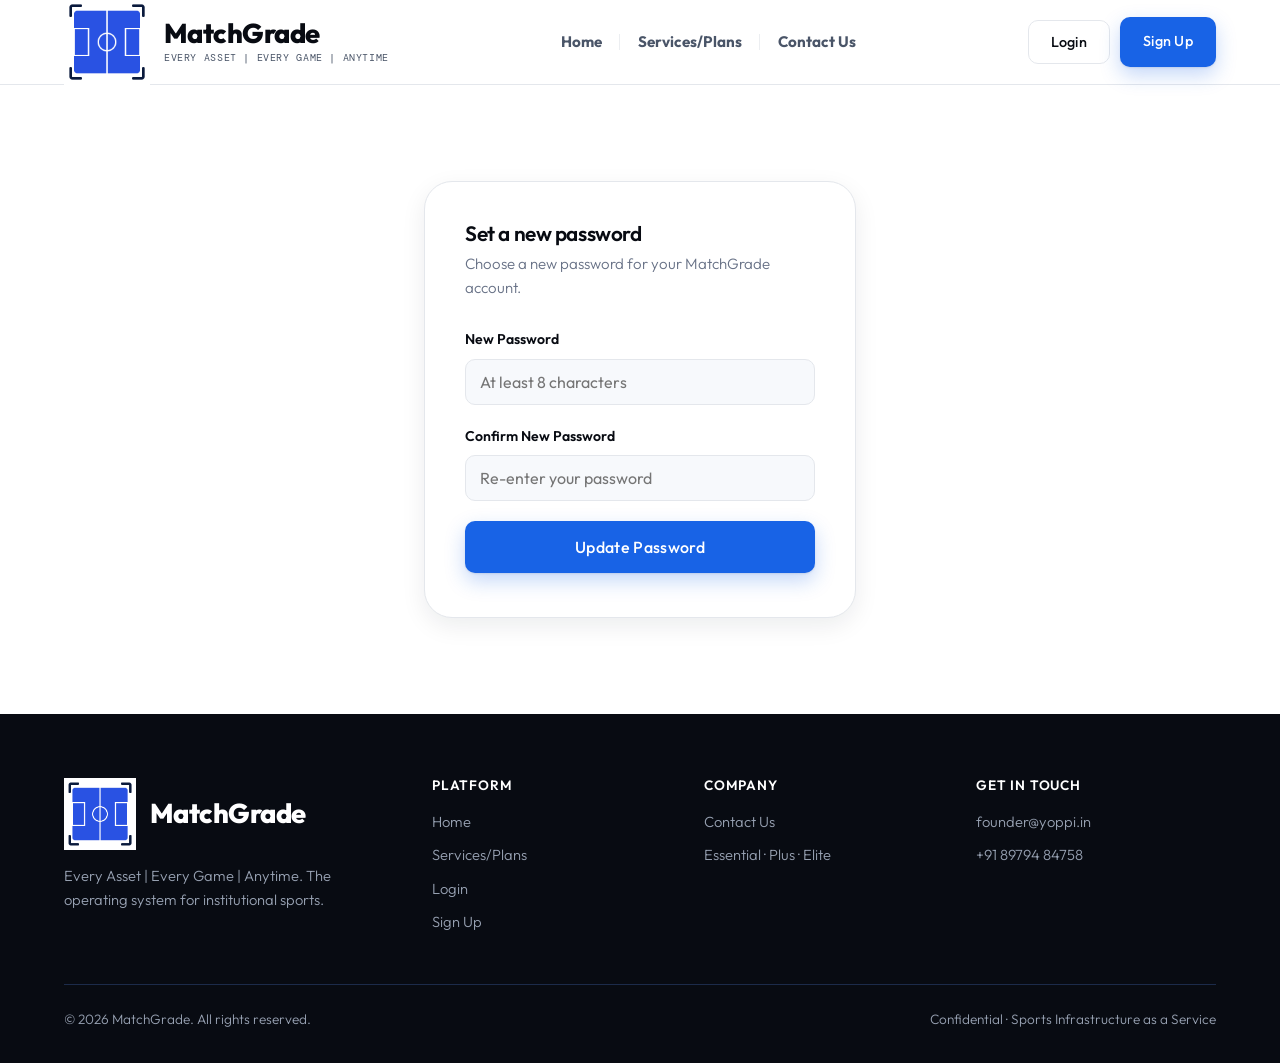
<file: reset-password.html>
<!DOCTYPE html>
<html lang="en">
<head>
<meta charset="UTF-8" />
<meta name="viewport" content="width=device-width, initial-scale=1.0" />
<title>Reset Your Password | MatchGrade</title>
<meta name="description" content="Set a new password for your MatchGrade account." />
<link rel="icon" href="assets/images/yoppi-icon.png" />
<link rel="preconnect" href="https://fonts.googleapis.com" />
<link rel="preconnect" href="https://fonts.gstatic.com" crossorigin />
<link href="https://fonts.googleapis.com/css2?family=Outfit:wght@300;400;500;600;700;800&family=DM+Mono:wght@400;500&display=swap" rel="stylesheet" />
<link rel="stylesheet" href="assets/css/base.css" />
<link rel="stylesheet" href="assets/css/components.css" />
</head>
<body>

<header class="site-header">
  <div class="container nav">
    <a href="index.html" class="brand">
      <img src="assets/images/yoppi-icon.png" alt="MatchGrade" />
      <span class="brand-text">
        <span class="brand-name">MatchGrade</span>
        <span class="brand-tagline">Every Asset | Every Game | Anytime</span>
      </span>
    </a>
    <nav class="nav-links">
      <a href="index.html">Home</a>
      <a href="services.html">Services/Plans</a>
      <a href="contact.html">Contact Us</a>
      <button type="button" class="nav-links-login" data-login-trigger>Login</button>
    </nav>
    <div class="nav-actions">
      <button type="button" class="btn btn-secondary" data-login-trigger>Login</button>
      <a href="signup.html" class="btn btn-primary">Sign Up</a>
      <button class="nav-toggle" aria-label="Toggle navigation" aria-expanded="false">
        <span></span><span></span><span></span>
      </button>
    </div>
  </div>
</header>

<main>
  <section class="section">
    <div class="container" style="max-width:480px;">
      <div class="form-card reveal is-visible">
        <h2 style="font-size:1.3rem;margin-bottom:6px;">Set a new password</h2>
        <p style="color:var(--text-muted);font-size:0.94rem;margin-bottom:28px;">Choose a new password for your MatchGrade account.</p>

        <form id="reset-password-form" novalidate>
          <div class="field">
            <label for="reset-password">New Password</label>
            <input type="password" id="reset-password" name="password" placeholder="At least 8 characters" minlength="8" required autocomplete="new-password" />
          </div>
          <div class="field">
            <label for="reset-password-confirm">Confirm New Password</label>
            <input type="password" id="reset-password-confirm" name="password-confirm" placeholder="Re-enter your password" minlength="8" required autocomplete="new-password" />
          </div>

          <button type="submit" class="btn btn-primary btn-lg btn-block">Update Password</button>
          <p class="form-note" id="reset-password-status" role="status"></p>
        </form>
      </div>
    </div>
  </section>
</main>

<footer class="site-footer">
  <div class="container">
    <div class="footer-grid">
      <div class="footer-brand">
        <a href="index.html" class="brand">
          <img src="assets/images/yoppi-icon.png" alt="MatchGrade" />
          <span class="brand-name">MatchGrade</span>
        </a>
        <p>Every Asset | Every Game | Anytime. The operating system for institutional sports.</p>
      </div>
      <div class="footer-col">
        <h4>Platform</h4>
        <a href="index.html">Home</a>
        <a href="services.html">Services/Plans</a>
        <a href="dashboard.html" data-login-trigger>Login</a>
        <a href="signup.html">Sign Up</a>
      </div>
      <div class="footer-col">
        <h4>Company</h4>
        <a href="contact.html">Contact Us</a>
        <a href="services.html">Essential · Plus · Elite</a>
      </div>
      <div class="footer-col">
        <h4>Get in touch</h4>
        <li>founder@yoppi.in</li>
        <li>+91 89794 84758</li>
      </div>
    </div>
    <div class="footer-bottom">
      <span>© <span data-year></span> MatchGrade. All rights reserved.</span>
      <span>Confidential · Sports Infrastructure as a Service</span>
    </div>
  </div>
</footer>

<script src="https://js.hcaptcha.com/1/api.js" async defer></script>
<script src="assets/js/yoppi-config.js" defer></script>
<script type="module" src="assets/js/yoppi-client.js"></script>
<script src="assets/js/main.js" defer></script>
<script src="assets/js/reset-password.js" defer></script>
</body>
</html>
</file>
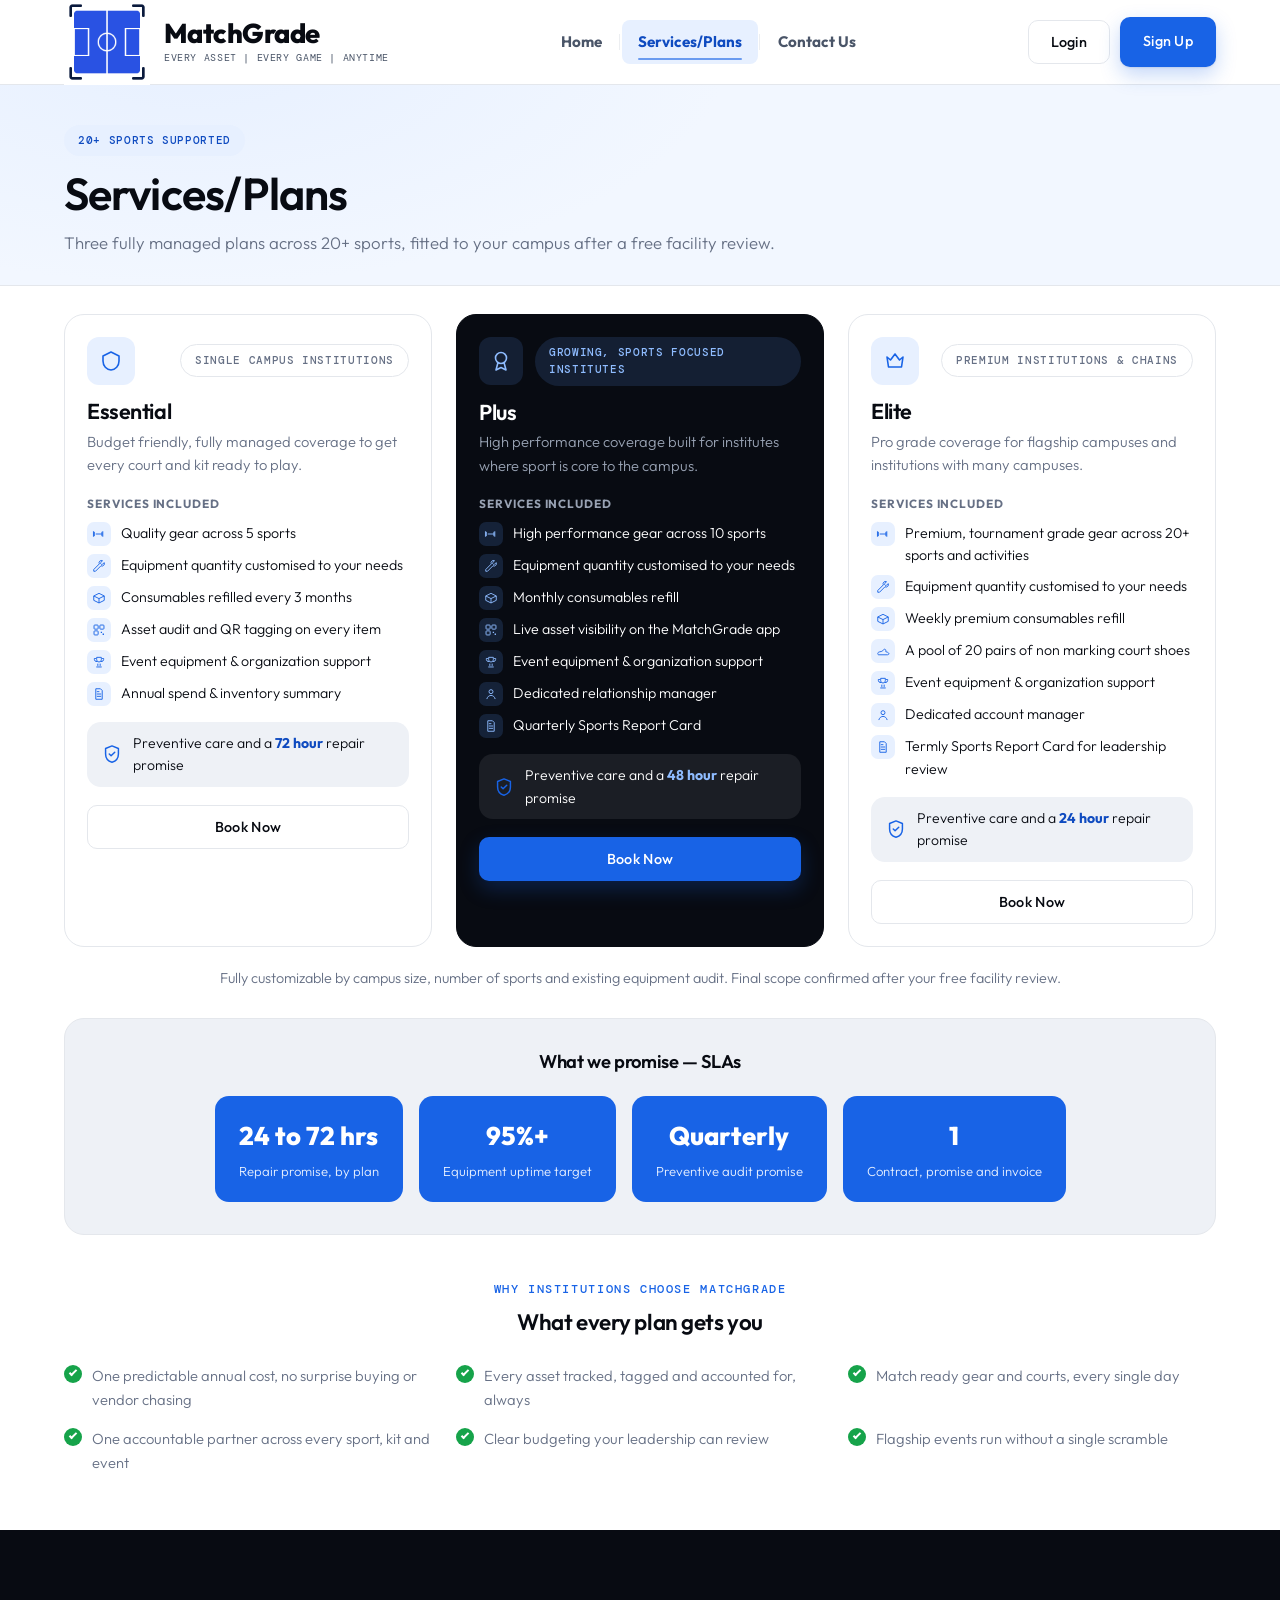
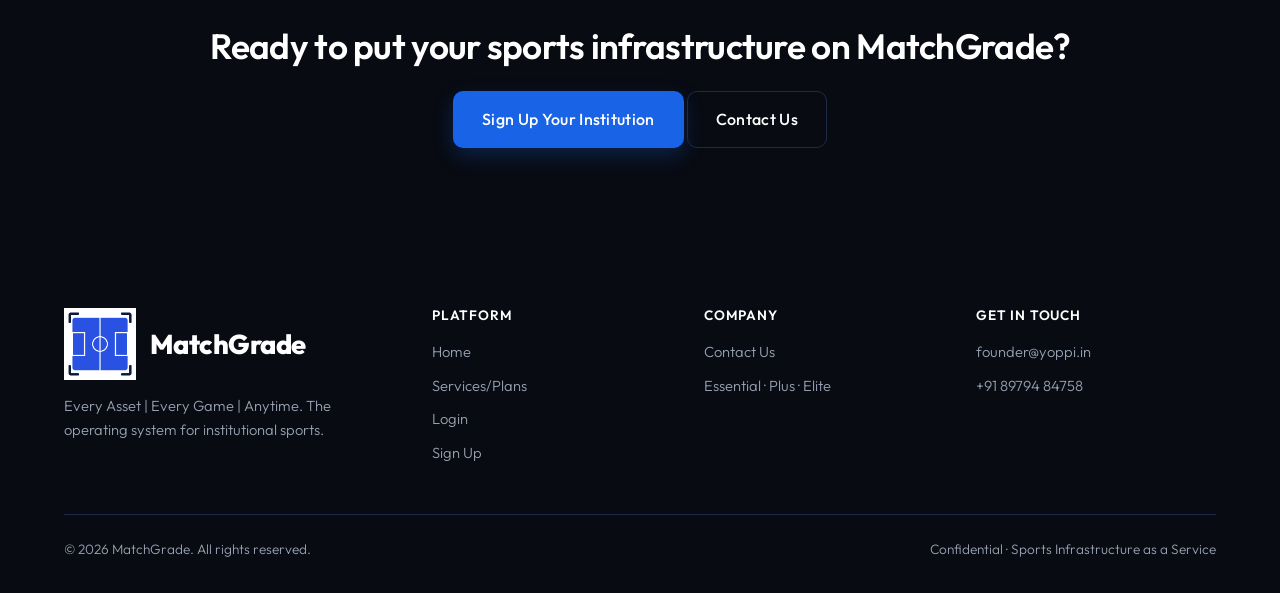
<file: services.html>
<!DOCTYPE html>
<html lang="en">
<head>
<meta charset="UTF-8" />
<meta name="viewport" content="width=device-width, initial-scale=1.0" />
<title>MatchGrade Services/Plans</title>
<meta name="description" content="MatchGrade Essential, Plus and Elite plans: fully managed sports equipment, consumables, visibility and event support for institutions." />
<link rel="icon" href="assets/images/yoppi-icon.png" />
<link rel="preconnect" href="https://fonts.googleapis.com" />
<link rel="preconnect" href="https://fonts.gstatic.com" crossorigin />
<link href="https://fonts.googleapis.com/css2?family=Outfit:wght@300;400;500;600;700;800&family=DM+Mono:wght@400;500&display=swap" rel="stylesheet" />
<link rel="stylesheet" href="assets/css/base.css" />
<link rel="stylesheet" href="assets/css/components.css" />
<link rel="stylesheet" href="assets/css/services.css" />
<script src="https://js.hcaptcha.com/1/api.js" async defer></script>
</head>
<body>

<header class="site-header">
  <div class="container nav">
    <a href="index.html" class="brand">
      <img src="assets/images/yoppi-icon.png" alt="MatchGrade" />
      <span class="brand-text">
        <span class="brand-name">MatchGrade</span>
        <span class="brand-tagline">Every Asset | Every Game | Anytime</span>
      </span>
    </a>
    <nav class="nav-links">
      <a href="index.html">Home</a>
      <a href="services.html" class="active">Services/Plans</a>
      <a href="contact.html">Contact Us</a>
      <button type="button" class="nav-links-login" data-login-trigger>Login</button>
    </nav>
    <div class="nav-actions">
      <button type="button" class="btn btn-secondary" data-login-trigger>Login</button>
      <a href="signup.html" class="btn btn-primary">Sign Up</a>
      <button class="nav-toggle" aria-label="Toggle navigation" aria-expanded="false">
        <span></span><span></span><span></span>
      </button>
    </div>
  </div>
</header>

<main>

  <!-- ================= PAGE HERO ================= -->
  <section class="page-hero">
    <div class="container">
      <span class="pill reveal is-visible">20+ Sports Supported</span>
      <h1 class="reveal is-visible">Services/Plans</h1>
      <p class="reveal is-visible">Three fully managed plans across 20+ sports, fitted to your campus after a free facility review.</p>
    </div>
  </section>

  <!-- ================= 3 PLANS ================= -->
  <section class="section plan-section">
    <div class="container">
      <div class="grid grid-3 plan-grid">

        <!-- ESSENTIAL -->
        <div class="plan-card reveal">
          <div class="plan-card-head">
            <div class="card-icon">
              <svg viewBox="0 0 24 24" fill="none"><path d="M12 3 4 7v5c0 5 3.5 8.5 8 9 4.5-.5 8-4 8-9V7l-8-4Z" stroke="currentColor" stroke-width="1.6" stroke-linejoin="round"/></svg>
            </div>
            <span class="pill pill--outline">Single campus institutions</span>
          </div>
          <h3>Essential</h3>
          <p>Budget friendly, fully managed coverage to get every court and kit ready to play.</p>

          <span class="plan-label">Services included</span>
          <ul class="plan-services">
            <li>
              <span class="plan-service-icon"><svg viewBox="0 0 24 24" fill="none"><path d="M4 9v6M2.5 8v8M7 12h10M17 9v6M18.5 8v8" stroke="currentColor" stroke-width="1.6" stroke-linecap="round"/></svg></span>
              <span>Quality gear across 5 sports</span>
            </li>
            <li>
              <span class="plan-service-icon"><svg viewBox="0 0 24 24" fill="none"><path d="M14.7 6.3a1 1 0 0 0 0 1.4l1.6 1.6a1 1 0 0 0 1.4 0l3.1-3.1a4 4 0 0 1-5.4 5.4L6 21H3v-3l9.6-9.6a4 4 0 0 1 5.4-5.4l-3.1 3.1Z" stroke="currentColor" stroke-width="1.6" stroke-linejoin="round"/></svg></span>
              <span>Equipment quantity customised to your needs</span>
            </li>
            <li>
              <span class="plan-service-icon"><svg viewBox="0 0 24 24" fill="none"><path d="M3 8.5 12 4l9 4.5-9 4.5-9-4.5Z" stroke="currentColor" stroke-width="1.6" stroke-linejoin="round"/><path d="M3 8.5V16l9 4.5 9-4.5V8.5M12 13v7.5" stroke="currentColor" stroke-width="1.6" stroke-linejoin="round"/></svg></span>
              <span>Consumables refilled every 3 months</span>
            </li>
            <li>
              <span class="plan-service-icon"><svg viewBox="0 0 24 24" fill="none"><rect x="3.5" y="3.5" width="7" height="7" rx="1.2" stroke="currentColor" stroke-width="1.6"/><rect x="13.5" y="3.5" width="7" height="7" rx="1.2" stroke="currentColor" stroke-width="1.6"/><rect x="3.5" y="13.5" width="7" height="7" rx="1.2" stroke="currentColor" stroke-width="1.6"/><path d="M15 15h2.2v2.2H15zM18.2 18.2h2.3v2.3h-2.3z" fill="currentColor"/></svg></span>
              <span>Asset audit and QR tagging on every item</span>
            </li>
            <li>
              <span class="plan-service-icon"><svg viewBox="0 0 24 24" fill="none"><path d="M8 4h8v4a4 4 0 0 1-8 0V4Z" stroke="currentColor" stroke-width="1.6" stroke-linejoin="round"/><path d="M6 6H4v1.5A4 4 0 0 0 8 11.4M18 6h2v1.5a4 4 0 0 1-4 3.9M10 15.5v2.5M14 15.5v2.5M8 20.5h8" stroke="currentColor" stroke-width="1.6" stroke-linecap="round" stroke-linejoin="round"/></svg></span>
              <span>Event equipment &amp; organization support</span>
            </li>
            <li>
              <span class="plan-service-icon"><svg viewBox="0 0 24 24" fill="none"><path d="M6.5 3h8l3 3v15h-11V3Z" stroke="currentColor" stroke-width="1.6" stroke-linejoin="round"/><path d="M9 12h6M9 16h6M9 8h3" stroke="currentColor" stroke-width="1.6" stroke-linecap="round"/></svg></span>
              <span>Annual spend &amp; inventory summary</span>
            </li>
          </ul>

          <div class="plan-sla">
            <span class="plan-sla-icon"><svg viewBox="0 0 24 24" fill="none"><path d="M12 3.2 19 6v6c0 5-3.5 8-7 9-3.5-1-7-4-7-9V6l7-2.8Z" stroke="currentColor" stroke-width="1.6" stroke-linejoin="round"/><path d="m9 12 2 2 4-4" stroke="currentColor" stroke-width="1.6" stroke-linecap="round" stroke-linejoin="round"/></svg></span>
            <span>Preventive care and a <strong>72 hour</strong> repair promise</span>
          </div>

          <button type="button" class="btn btn-secondary btn-block plan-book-btn" data-book-trigger data-plan="Essential">Book Now</button>
        </div>

        <!-- PLUS -->
        <div class="plan-card plan-card--featured reveal">
          <div class="plan-card-head">
            <div class="card-icon">
              <svg viewBox="0 0 24 24" fill="none"><circle cx="12" cy="9" r="5.5" stroke="currentColor" stroke-width="1.6"/><path d="M9 13.5 7 21l5-2.5L17 21l-2-7.5" stroke="currentColor" stroke-width="1.6" stroke-linejoin="round"/></svg>
            </div>
            <span class="pill pill--dark">Growing, sports focused institutes</span>
          </div>
          <h3>Plus</h3>
          <p>High performance coverage built for institutes where sport is core to the campus.</p>

          <span class="plan-label">Services included</span>
          <ul class="plan-services">
            <li>
              <span class="plan-service-icon"><svg viewBox="0 0 24 24" fill="none"><path d="M4 9v6M2.5 8v8M7 12h10M17 9v6M18.5 8v8" stroke="currentColor" stroke-width="1.6" stroke-linecap="round"/></svg></span>
              <span>High performance gear across 10 sports</span>
            </li>
            <li>
              <span class="plan-service-icon"><svg viewBox="0 0 24 24" fill="none"><path d="M14.7 6.3a1 1 0 0 0 0 1.4l1.6 1.6a1 1 0 0 0 1.4 0l3.1-3.1a4 4 0 0 1-5.4 5.4L6 21H3v-3l9.6-9.6a4 4 0 0 1 5.4-5.4l-3.1 3.1Z" stroke="currentColor" stroke-width="1.6" stroke-linejoin="round"/></svg></span>
              <span>Equipment quantity customised to your needs</span>
            </li>
            <li>
              <span class="plan-service-icon"><svg viewBox="0 0 24 24" fill="none"><path d="M3 8.5 12 4l9 4.5-9 4.5-9-4.5Z" stroke="currentColor" stroke-width="1.6" stroke-linejoin="round"/><path d="M3 8.5V16l9 4.5 9-4.5V8.5M12 13v7.5" stroke="currentColor" stroke-width="1.6" stroke-linejoin="round"/></svg></span>
              <span>Monthly consumables refill</span>
            </li>
            <li>
              <span class="plan-service-icon"><svg viewBox="0 0 24 24" fill="none"><rect x="3.5" y="3.5" width="7" height="7" rx="1.2" stroke="currentColor" stroke-width="1.6"/><rect x="13.5" y="3.5" width="7" height="7" rx="1.2" stroke="currentColor" stroke-width="1.6"/><rect x="3.5" y="13.5" width="7" height="7" rx="1.2" stroke="currentColor" stroke-width="1.6"/><path d="M15 15h2.2v2.2H15zM18.2 18.2h2.3v2.3h-2.3z" fill="currentColor"/></svg></span>
              <span>Live asset visibility on the MatchGrade app</span>
            </li>
            <li>
              <span class="plan-service-icon"><svg viewBox="0 0 24 24" fill="none"><path d="M8 4h8v4a4 4 0 0 1-8 0V4Z" stroke="currentColor" stroke-width="1.6" stroke-linejoin="round"/><path d="M6 6H4v1.5A4 4 0 0 0 8 11.4M18 6h2v1.5a4 4 0 0 1-4 3.9M10 15.5v2.5M14 15.5v2.5M8 20.5h8" stroke="currentColor" stroke-width="1.6" stroke-linecap="round" stroke-linejoin="round"/></svg></span>
              <span>Event equipment &amp; organization support</span>
            </li>
            <li>
              <span class="plan-service-icon"><svg viewBox="0 0 24 24" fill="none"><circle cx="12" cy="8" r="3.4" stroke="currentColor" stroke-width="1.6"/><path d="M5 20c1-3.6 4-5.6 7-5.6s6 2 7 5.6" stroke="currentColor" stroke-width="1.6" stroke-linecap="round"/></svg></span>
              <span>Dedicated relationship manager</span>
            </li>
            <li>
              <span class="plan-service-icon"><svg viewBox="0 0 24 24" fill="none"><path d="M6.5 3h8l3 3v15h-11V3Z" stroke="currentColor" stroke-width="1.6" stroke-linejoin="round"/><path d="M9 12h6M9 16h6M9 8h3" stroke="currentColor" stroke-width="1.6" stroke-linecap="round"/></svg></span>
              <span>Quarterly Sports Report Card</span>
            </li>
          </ul>

          <div class="plan-sla">
            <span class="plan-sla-icon"><svg viewBox="0 0 24 24" fill="none"><path d="M12 3.2 19 6v6c0 5-3.5 8-7 9-3.5-1-7-4-7-9V6l7-2.8Z" stroke="currentColor" stroke-width="1.6" stroke-linejoin="round"/><path d="m9 12 2 2 4-4" stroke="currentColor" stroke-width="1.6" stroke-linecap="round" stroke-linejoin="round"/></svg></span>
            <span>Preventive care and a <strong>48 hour</strong> repair promise</span>
          </div>

          <button type="button" class="btn btn-primary btn-block plan-book-btn" data-book-trigger data-plan="Plus">Book Now</button>
        </div>

        <!-- ELITE -->
        <div class="plan-card reveal">
          <div class="plan-card-head">
            <div class="card-icon">
              <svg viewBox="0 0 24 24" fill="none"><path d="M4 8l3.5 3L12 5l4.5 6L20 8l-1.5 10h-13L4 8Z" stroke="currentColor" stroke-width="1.6" stroke-linejoin="round"/></svg>
            </div>
            <span class="pill pill--outline">Premium institutions &amp; chains</span>
          </div>
          <h3>Elite</h3>
          <p>Pro grade coverage for flagship campuses and institutions with many campuses.</p>

          <span class="plan-label">Services included</span>
          <ul class="plan-services">
            <li>
              <span class="plan-service-icon"><svg viewBox="0 0 24 24" fill="none"><path d="M4 9v6M2.5 8v8M7 12h10M17 9v6M18.5 8v8" stroke="currentColor" stroke-width="1.6" stroke-linecap="round"/></svg></span>
              <span>Premium, tournament grade gear across 20+ sports and activities</span>
            </li>
            <li>
              <span class="plan-service-icon"><svg viewBox="0 0 24 24" fill="none"><path d="M14.7 6.3a1 1 0 0 0 0 1.4l1.6 1.6a1 1 0 0 0 1.4 0l3.1-3.1a4 4 0 0 1-5.4 5.4L6 21H3v-3l9.6-9.6a4 4 0 0 1 5.4-5.4l-3.1 3.1Z" stroke="currentColor" stroke-width="1.6" stroke-linejoin="round"/></svg></span>
              <span>Equipment quantity customised to your needs</span>
            </li>
            <li>
              <span class="plan-service-icon"><svg viewBox="0 0 24 24" fill="none"><path d="M3 8.5 12 4l9 4.5-9 4.5-9-4.5Z" stroke="currentColor" stroke-width="1.6" stroke-linejoin="round"/><path d="M3 8.5V16l9 4.5 9-4.5V8.5M12 13v7.5" stroke="currentColor" stroke-width="1.6" stroke-linejoin="round"/></svg></span>
              <span>Weekly premium consumables refill</span>
            </li>
            <li>
              <span class="plan-service-icon"><svg viewBox="0 0 24 24" fill="none"><path d="M3 16.5c0-1.5 1.2-2.6 2.6-2.9L10 12.6c.6-.15 1.1-.5 1.5-1l1.6-2c.5-.6 1.3-.9 2-.6l.9.4c.5.2.8.7.8 1.3v2.6c1.7.2 3.6.9 4.7 2 .6.6.9 1.4.5 2.1-.4.7-1.3 1.1-2.1 1.1H4.5C3.7 18.5 3 17.8 3 17v-.5Z" stroke="currentColor" stroke-width="1.5" stroke-linejoin="round"/></svg></span>
              <span>A pool of 20 pairs of non marking court shoes</span>
            </li>
            <li>
              <span class="plan-service-icon"><svg viewBox="0 0 24 24" fill="none"><path d="M8 4h8v4a4 4 0 0 1-8 0V4Z" stroke="currentColor" stroke-width="1.6" stroke-linejoin="round"/><path d="M6 6H4v1.5A4 4 0 0 0 8 11.4M18 6h2v1.5a4 4 0 0 1-4 3.9M10 15.5v2.5M14 15.5v2.5M8 20.5h8" stroke="currentColor" stroke-width="1.6" stroke-linecap="round" stroke-linejoin="round"/></svg></span>
              <span>Event equipment &amp; organization support</span>
            </li>
            <li>
              <span class="plan-service-icon"><svg viewBox="0 0 24 24" fill="none"><circle cx="12" cy="8" r="3.4" stroke="currentColor" stroke-width="1.6"/><path d="M5 20c1-3.6 4-5.6 7-5.6s6 2 7 5.6" stroke="currentColor" stroke-width="1.6" stroke-linecap="round"/></svg></span>
              <span>Dedicated account manager</span>
            </li>
            <li>
              <span class="plan-service-icon"><svg viewBox="0 0 24 24" fill="none"><path d="M6.5 3h8l3 3v15h-11V3Z" stroke="currentColor" stroke-width="1.6" stroke-linejoin="round"/><path d="M9 12h6M9 16h6M9 8h3" stroke="currentColor" stroke-width="1.6" stroke-linecap="round"/></svg></span>
              <span>Termly Sports Report Card for leadership review</span>
            </li>
          </ul>

          <div class="plan-sla">
            <span class="plan-sla-icon"><svg viewBox="0 0 24 24" fill="none"><path d="M12 3.2 19 6v6c0 5-3.5 8-7 9-3.5-1-7-4-7-9V6l7-2.8Z" stroke="currentColor" stroke-width="1.6" stroke-linejoin="round"/><path d="m9 12 2 2 4-4" stroke="currentColor" stroke-width="1.6" stroke-linecap="round" stroke-linejoin="round"/></svg></span>
            <span>Preventive care and a <strong>24 hour</strong> repair promise</span>
          </div>

          <button type="button" class="btn btn-secondary btn-block plan-book-btn" data-book-trigger data-plan="Elite">Book Now</button>
        </div>

      </div>

      <p class="plan-footnote reveal">Fully customizable by campus size, number of sports and existing equipment audit. Final scope confirmed after your free facility review.</p>

      <div class="sla-strip reveal">
        <h3 class="sla-strip-title">What we promise &mdash; SLAs</h3>
        <div class="sla-metrics">
          <div class="sla-metric">
            <strong>24 to 72 hrs</strong>
            <span>Repair promise, by plan</span>
          </div>
          <div class="sla-metric">
            <strong>95%+</strong>
            <span>Equipment uptime target</span>
          </div>
          <div class="sla-metric">
            <strong>Quarterly</strong>
            <span>Preventive audit promise</span>
          </div>
          <div class="sla-metric">
            <strong>1</strong>
            <span>Contract, promise and invoice</span>
          </div>
        </div>
      </div>

      <div class="yoppi-benefits reveal">
        <span class="eyebrow">Why Institutions Choose MatchGrade</span>
        <h3>What every plan gets you</h3>
        <ul class="benefit-list benefit-list--grid">
          <li>One predictable annual cost, no surprise buying or vendor chasing</li>
          <li>Every asset tracked, tagged and accounted for, always</li>
          <li>Match ready gear and courts, every single day</li>
          <li>One accountable partner across every sport, kit and event</li>
          <li>Clear budgeting your leadership can review</li>
          <li>Flagship events run without a single scramble</li>
        </ul>
      </div>
    </div>
  </section>

  <!-- ================= CTA ================= -->
  <section class="section section--dark">
    <div class="container" style="text-align:center;">
      <h2 style="font-size:clamp(1.6rem,3.4vw,2.2rem);">Ready to put your sports infrastructure on MatchGrade?</h2>
      <div class="hero-cta" style="justify-content:center;margin-top:24px;">
        <a href="signup.html" class="btn btn-primary btn-lg">Sign Up Your Institution</a>
        <a href="contact.html" class="btn btn-secondary btn-lg">Contact Us</a>
      </div>
    </div>
  </section>

</main>

<footer class="site-footer">
  <div class="container">
    <div class="footer-grid">
      <div class="footer-brand">
        <a href="index.html" class="brand">
          <img src="assets/images/yoppi-icon.png" alt="MatchGrade" />
          <span class="brand-name">MatchGrade</span>
        </a>
        <p>Every Asset | Every Game | Anytime. The operating system for institutional sports.</p>
      </div>
      <div class="footer-col">
        <h4>Platform</h4>
        <a href="index.html">Home</a>
        <a href="services.html">Services/Plans</a>
        <a href="dashboard.html" data-login-trigger>Login</a>
        <a href="signup.html">Sign Up</a>
      </div>
      <div class="footer-col">
        <h4>Company</h4>
        <a href="contact.html">Contact Us</a>
        <a href="services.html">Essential · Plus · Elite</a>
      </div>
      <div class="footer-col">
        <h4>Get in touch</h4>
        <li>founder@yoppi.in</li>
        <li>+91 89794 84758</li>
      </div>
    </div>
    <div class="footer-bottom">
      <span>© <span data-year></span> MatchGrade. All rights reserved.</span>
      <span>Confidential · Sports Infrastructure as a Service</span>
    </div>
  </div>
</footer>

<script src="assets/js/yoppi-config.js" defer></script>
<script type="module" src="assets/js/yoppi-client.js"></script>
<script src="assets/js/main.js" defer></script>
</body>
</html>
</file>
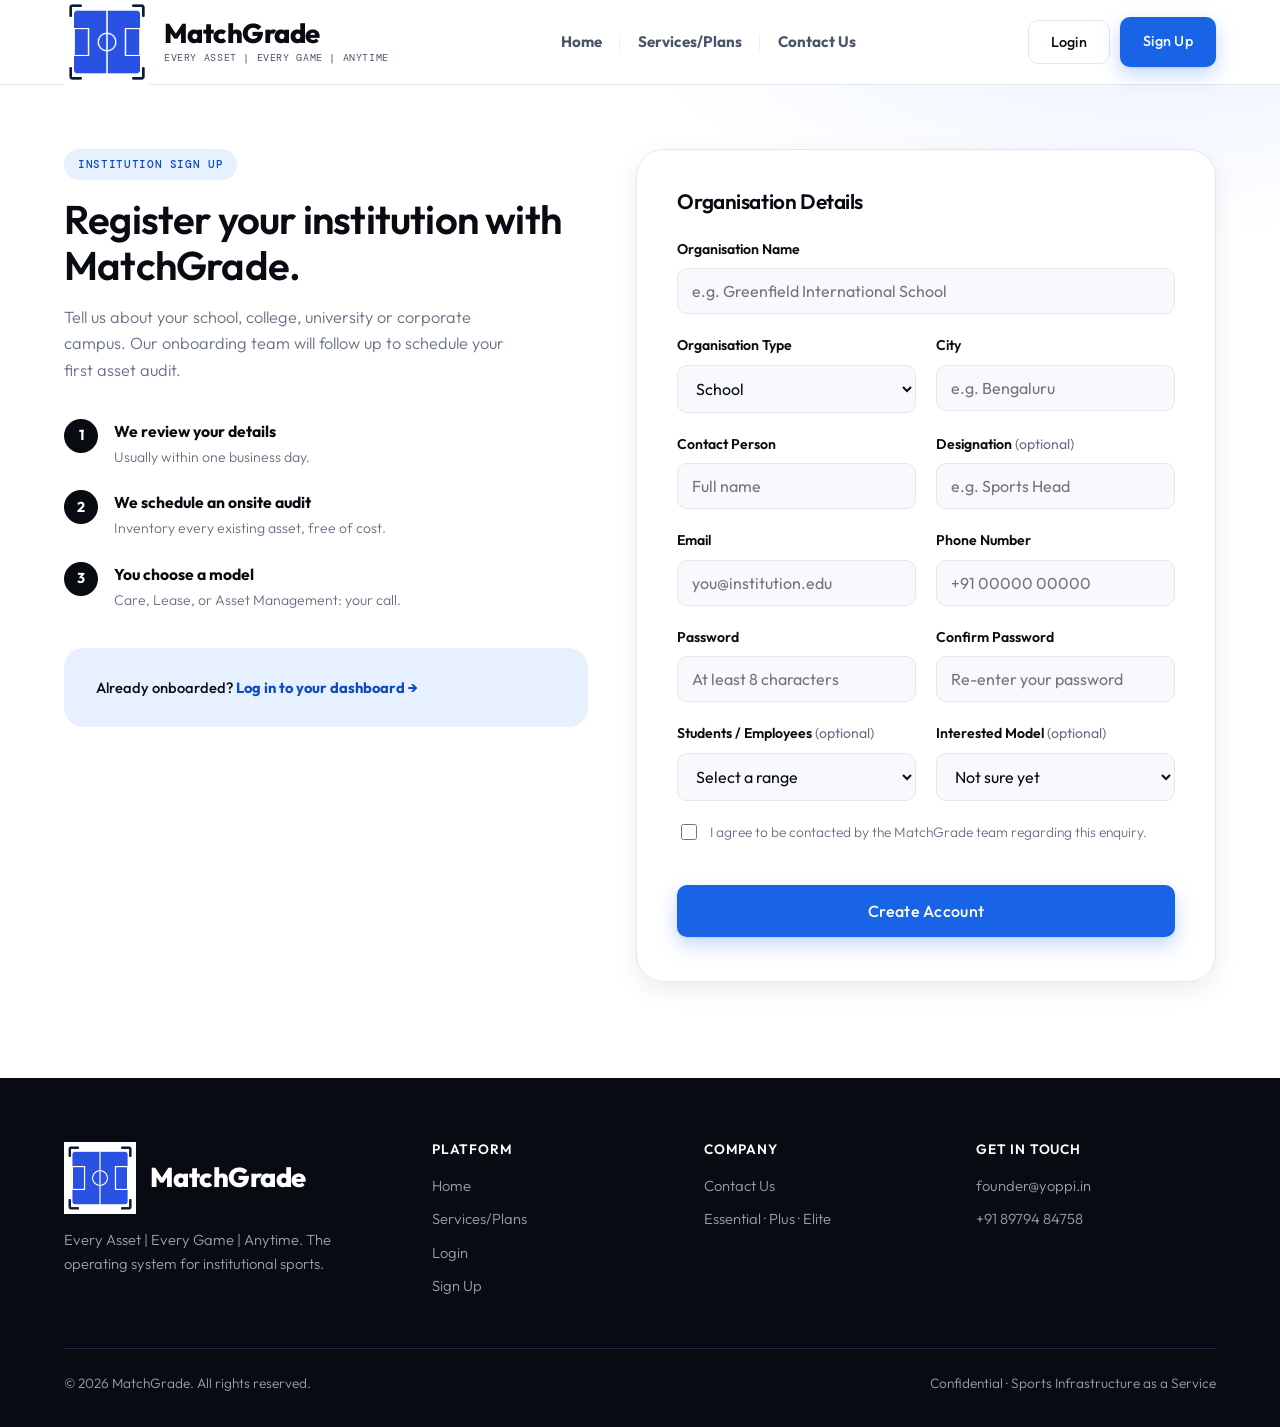
<file: signup.html>
<!DOCTYPE html>
<html lang="en">
<head>
<meta charset="UTF-8" />
<meta name="viewport" content="width=device-width, initial-scale=1.0" />
<title>MatchGrade Sign Up</title>
<meta name="description" content="Register your institution with MatchGrade to get started with Sports Infrastructure as a Service." />
<link rel="icon" href="assets/images/yoppi-icon.png" />
<link rel="preconnect" href="https://fonts.googleapis.com" />
<link rel="preconnect" href="https://fonts.gstatic.com" crossorigin />
<link href="https://fonts.googleapis.com/css2?family=Outfit:wght@300;400;500;600;700;800&family=DM+Mono:wght@400;500&display=swap" rel="stylesheet" />
<link rel="stylesheet" href="assets/css/base.css" />
<link rel="stylesheet" href="assets/css/components.css" />
<link rel="stylesheet" href="assets/css/signup.css" />
<script src="https://js.hcaptcha.com/1/api.js" async defer></script>
</head>
<body>

<header class="site-header">
  <div class="container nav">
    <a href="index.html" class="brand">
      <img src="assets/images/yoppi-icon.png" alt="MatchGrade" />
      <span class="brand-text">
        <span class="brand-name">MatchGrade</span>
        <span class="brand-tagline">Every Asset | Every Game | Anytime</span>
      </span>
    </a>
    <nav class="nav-links">
      <a href="index.html">Home</a>
      <a href="services.html">Services/Plans</a>
      <a href="contact.html">Contact Us</a>
      <button type="button" class="nav-links-login" data-login-trigger>Login</button>
    </nav>
    <div class="nav-actions">
      <button type="button" class="btn btn-secondary" data-login-trigger>Login</button>
      <a href="signup.html" class="btn btn-primary">Sign Up</a>
      <button class="nav-toggle" aria-label="Toggle navigation" aria-expanded="false">
        <span></span><span></span><span></span>
      </button>
    </div>
  </div>
</header>

<main>
  <section class="section signup-section">
    <div class="container signup-grid">

      <div class="signup-intro reveal is-visible">
        <span class="pill">Institution Sign Up</span>
        <h1>Register your institution with MatchGrade.</h1>
        <p>Tell us about your school, college, university or corporate campus. Our onboarding team will follow up to schedule your first asset audit.</p>

        <ul class="intro-points">
          <li>
            <span class="pt-num">1</span>
            <div><strong>We review your details</strong><p>Usually within one business day.</p></div>
          </li>
          <li>
            <span class="pt-num">2</span>
            <div><strong>We schedule an onsite audit</strong><p>Inventory every existing asset, free of cost.</p></div>
          </li>
          <li>
            <span class="pt-num">3</span>
            <div><strong>You choose a model</strong><p>Care, Lease, or Asset Management: your call.</p></div>
          </li>
        </ul>

        <div class="banner banner--soft">
          Already onboarded? <button type="button" class="link-inline" data-login-trigger>Log in to your dashboard →</button>
        </div>
      </div>

      <div class="form-card reveal is-visible">
        <h2 style="font-size:1.3rem;margin-bottom:24px;">Organisation Details</h2>
        <form id="signup-form" novalidate>

          <div class="field">
            <label for="org-name">Organisation Name</label>
            <input type="text" id="org-name" name="org-name" placeholder="e.g. Greenfield International School" required />
          </div>

          <div class="form-row">
            <div class="field">
              <label for="org-type">Organisation Type</label>
              <select id="org-type" name="org-type">
                <option>School</option>
                <option>College / University</option>
                <option>Corporate Campus</option>
                <option>Gated Society / Club</option>
                <option>Other</option>
              </select>
            </div>
            <div class="field">
              <label for="city">City</label>
              <input type="text" id="city" name="city" placeholder="e.g. Bengaluru" required />
            </div>
          </div>

          <div class="form-row">
            <div class="field">
              <label for="contact-person">Contact Person</label>
              <input type="text" id="contact-person" name="contact-person" placeholder="Full name" required />
            </div>
            <div class="field">
              <label for="designation">Designation <span class="optional">(optional)</span></label>
              <input type="text" id="designation" name="designation" placeholder="e.g. Sports Head" />
            </div>
          </div>

          <div class="form-row">
            <div class="field">
              <label for="signup-email">Email</label>
              <input type="email" id="signup-email" name="email" placeholder="you@institution.edu" required />
            </div>
            <div class="field">
              <label for="signup-phone">Phone Number</label>
              <input type="tel" id="signup-phone" name="phone" placeholder="+91 00000 00000" required />
            </div>
          </div>

          <div class="form-row">
            <div class="field">
              <label for="signup-password">Password</label>
              <input type="password" id="signup-password" name="password" placeholder="At least 8 characters" minlength="8" required autocomplete="new-password" />
            </div>
            <div class="field">
              <label for="signup-password-confirm">Confirm Password</label>
              <input type="password" id="signup-password-confirm" name="password-confirm" placeholder="Re-enter your password" minlength="8" required autocomplete="new-password" />
            </div>
          </div>

          <div class="form-row">
            <div class="field">
              <label for="headcount">Students / Employees <span class="optional">(optional)</span></label>
              <select id="headcount" name="headcount">
                <option value="">Select a range</option>
                <option>Under 500</option>
                <option>500 to 2,000</option>
                <option>2,000 to 5,000</option>
                <option>5,000+</option>
              </select>
            </div>
            <div class="field">
              <label for="interest">Interested Model <span class="optional">(optional)</span></label>
              <select id="interest" name="interest">
                <option value="">Not sure yet</option>
                <option>Care</option>
                <option>Lease</option>
                <option>Asset Management</option>
              </select>
            </div>
          </div>

          <label class="checkbox-row">
            <input type="checkbox" required />
            <span>I agree to be contacted by the MatchGrade team regarding this enquiry.</span>
          </label>

          <div class="field">
            <div id="signup-hcaptcha"></div>
          </div>

          <button type="submit" class="btn btn-primary btn-lg btn-block" style="margin-top:22px;">Create Account</button>
          <p class="form-note" id="signup-status" role="status"></p>
        </form>
      </div>

    </div>
  </section>
</main>

<footer class="site-footer">
  <div class="container">
    <div class="footer-grid">
      <div class="footer-brand">
        <a href="index.html" class="brand">
          <img src="assets/images/yoppi-icon.png" alt="MatchGrade" />
          <span class="brand-name">MatchGrade</span>
        </a>
        <p>Every Asset | Every Game | Anytime. The operating system for institutional sports.</p>
      </div>
      <div class="footer-col">
        <h4>Platform</h4>
        <a href="index.html">Home</a>
        <a href="services.html">Services/Plans</a>
        <a href="dashboard.html" data-login-trigger>Login</a>
        <a href="signup.html">Sign Up</a>
      </div>
      <div class="footer-col">
        <h4>Company</h4>
        <a href="contact.html">Contact Us</a>
        <a href="services.html">Essential · Plus · Elite</a>
      </div>
      <div class="footer-col">
        <h4>Get in touch</h4>
        <li>founder@yoppi.in</li>
        <li>+91 89794 84758</li>
      </div>
    </div>
    <div class="footer-bottom">
      <span>© <span data-year></span> MatchGrade. All rights reserved.</span>
      <span>Confidential · Sports Infrastructure as a Service</span>
    </div>
  </div>
</footer>

<script src="assets/js/yoppi-config.js" defer></script>
<script type="module" src="assets/js/yoppi-client.js"></script>
<script src="assets/js/main.js" defer></script>
<script src="assets/js/signup.js" defer></script>
</body>
</html>
</file>
<file: assets/css/base.css>
/* ===================================================================
   YOPPI — Base styles: reset, tokens, typography
   =================================================================== */

:root {
  /* Brand */
  --blue-900: #0a2a6b;
  --blue-800: #0d3a94;
  --blue-700: #0f4bc0;
  --blue-600: #1863e6;
  --blue-500: #2e7cf6;
  --blue-400: #5b9cff;
  --blue-300: #8fbcff;
  --blue-100: #e7f0ff;
  --blue-50: #f2f7ff;

  /* Neutrals */
  --navy-950: #080b12;
  --navy-900: #0c1120;
  --navy-850: #10192e;
  --navy-800: #141f38;
  --navy-700: #1c2b4a;
  --slate-600: #4a5568;
  --slate-500: #667085;
  --slate-400: #98a2b3;
  --slate-300: #d0d5dd;
  --slate-200: #e4e7ec;
  --slate-100: #eef1f6;
  --slate-50: #f7f9fc;
  --white: #ffffff;

  /* Semantic */
  --bg: var(--white);
  --bg-alt: var(--slate-50);
  --bg-dark: var(--navy-950);
  --bg-dark-alt: var(--navy-900);
  --text: var(--navy-950);
  --text-muted: var(--slate-500);
  --text-on-dark: var(--white);
  --text-on-dark-muted: var(--slate-400);
  --border: var(--slate-200);
  --border-dark: var(--navy-700);
  --accent: var(--blue-600);
  --accent-strong: var(--blue-700);
  --accent-soft: var(--blue-100);

  /* Layout */
  --container: 1200px;
  --radius-sm: 8px;
  --radius-md: 14px;
  --radius-lg: 20px;
  --radius-xl: 28px;
  --shadow-sm: 0 1px 2px rgba(10, 20, 40, 0.06);
  --shadow-md: 0 8px 24px rgba(10, 20, 40, 0.08);
  --shadow-lg: 0 24px 64px rgba(10, 20, 40, 0.12);
  --ease: cubic-bezier(0.16, 1, 0.3, 1);
}

* ,
*::before,
*::after {
  box-sizing: border-box;
}

html {
  scroll-behavior: smooth;
}

body {
  margin: 0;
  font-family: "Outfit", -apple-system, BlinkMacSystemFont, "Segoe UI", Roboto, Helvetica, Arial, sans-serif;
  font-weight: 300;
  color: var(--text);
  background: var(--bg);
  line-height: 1.6;
  -webkit-font-smoothing: antialiased;
  -moz-osx-font-smoothing: grayscale;
  overflow-x: hidden;
}

img {
  max-width: 100%;
  display: block;
}

a {
  color: inherit;
  text-decoration: none;
}

ul, ol {
  margin: 0;
  padding: 0;
  list-style: none;
}

h1, h2, h3, h4, h5, p {
  margin: 0;
}

h1, h2, h3, h4 {
  font-family: "Outfit", -apple-system, BlinkMacSystemFont, "Segoe UI", Roboto, Helvetica, Arial, sans-serif;
  font-weight: 600;
  letter-spacing: -0.02em;
  line-height: 1.15;
}

button {
  font-family: inherit;
  cursor: pointer;
}

input, select, textarea {
  font-family: inherit;
  font-size: 1rem;
}

.container {
  max-width: var(--container);
  margin: 0 auto;
  padding: 0 24px;
}

.section {
  padding: 96px 0;
}

.section--tight {
  padding: 64px 0;
}

.section--dark {
  background: var(--bg-dark);
  color: var(--text-on-dark);
}

.section--alt {
  background: var(--bg-alt);
}

.eyebrow {
  display: inline-flex;
  align-items: center;
  gap: 8px;
  font-family: "DM Mono", monospace;
  font-size: 0.72rem;
  font-weight: 500;
  letter-spacing: 0.14em;
  text-transform: uppercase;
  color: var(--accent);
}

.section--dark .eyebrow {
  color: var(--blue-300);
}

.section-head {
  max-width: 680px;
  margin-bottom: 56px;
}

.section-head h2 {
  font-size: clamp(1.75rem, 3vw, 2.5rem);
  margin-top: 12px;
}

.section-head p {
  margin-top: 16px;
  color: var(--text-muted);
  font-size: 1.05rem;
}

.section--dark .section-head p {
  color: var(--text-on-dark-muted);
}

.section-head.center {
  margin-left: auto;
  margin-right: auto;
  text-align: center;
}

.text-accent {
  color: var(--accent);
}

.section--dark .text-accent {
  color: var(--blue-400);
}

::selection {
  background: var(--blue-200, #bcd6ff);
  color: var(--navy-950);
}

/* Scroll reveal */
.reveal {
  opacity: 0;
  transform: translateY(24px);
  transition: opacity 0.7s var(--ease), transform 0.7s var(--ease);
}

.reveal.is-visible {
  opacity: 1;
  transform: translateY(0);
}

@media (max-width: 768px) {
  .section {
    padding: 64px 0;
  }
  .section--tight {
    padding: 48px 0;
  }
}
</file>
<file: assets/css/components.css>
/* ===================================================================
   YOPPI — Shared components: nav, buttons, cards, footer, forms
   =================================================================== */

/* ---------- Buttons ---------- */
.btn {
  display: inline-flex;
  align-items: center;
  justify-content: center;
  gap: 8px;
  padding: 12px 22px;
  border-radius: 10px;
  font-family: "Outfit", sans-serif;
  font-weight: 500;
  font-size: 0.9rem;
  letter-spacing: 0.02em;
  border: 1px solid transparent;
  transition: transform 0.2s var(--ease), box-shadow 0.2s var(--ease), background 0.2s var(--ease), border-color 0.2s var(--ease), color 0.2s var(--ease);
  white-space: nowrap;
}

.btn:active {
  transform: translateY(1px);
}

.btn-primary {
  background: var(--accent);
  color: var(--white);
  box-shadow: 0 1px 2px rgba(10, 40, 100, 0.1), 0 8px 20px rgba(24, 99, 230, 0.25);
}

.btn-primary:hover {
  background: var(--accent-strong);
  box-shadow: 0 1px 2px rgba(10, 40, 100, 0.12), 0 12px 28px rgba(24, 99, 230, 0.32);
}

.btn-secondary {
  background: transparent;
  color: var(--text);
  border-color: var(--border);
}

.btn-secondary:hover {
  border-color: var(--accent);
  color: var(--accent);
}

.section--dark .btn-secondary {
  color: var(--text-on-dark);
  border-color: var(--border-dark);
}

.section--dark .btn-secondary:hover {
  border-color: var(--blue-400);
  color: var(--blue-300);
}

.btn-ghost {
  background: transparent;
  color: var(--text);
}

.btn-ghost:hover {
  color: var(--accent);
}

.btn-light {
  background: var(--white);
  color: var(--navy-950);
}

.btn-light:hover {
  background: var(--blue-50);
}

.btn-block {
  width: 100%;
}

.btn-lg {
  padding: 15px 28px;
  font-size: 1rem;
}

/* ---------- Site Header / Nav ---------- */
.site-header {
  position: sticky;
  top: 0;
  z-index: 100;
  background: rgba(255, 255, 255, 0.82);
  backdrop-filter: blur(14px);
  -webkit-backdrop-filter: blur(14px);
  border-bottom: 1px solid var(--border);
}

.nav {
  display: flex;
  align-items: center;
  justify-content: space-between;
  height: 84px;
}

.brand {
  display: flex;
  align-items: center;
  gap: 14px;
  color: var(--navy-950);
  min-width: 0;
  flex-shrink: 1;
}

.brand img {
  width: 72px;
  height: 72px;
  object-fit: contain;
  flex-shrink: 0;
}

.site-header .brand img {
  width: 86px;
  height: 86px;
}

.brand-text {
  display: flex;
  flex-direction: column;
  gap: 6px;
  line-height: 1;
  min-width: 0;
}

.brand-name {
  font-family: "Outfit", sans-serif;
  font-weight: 800;
  font-size: 1.7rem;
  letter-spacing: -0.02em;
}

.brand-tagline {
  font-family: "DM Mono", monospace;
  font-weight: 400;
  font-size: 0.64rem;
  letter-spacing: 0.06em;
  text-transform: uppercase;
  color: var(--slate-600);
  white-space: nowrap;
  overflow: hidden;
  text-overflow: ellipsis;
}

@media (max-width: 900px) {
  .brand img {
    width: 56px;
    height: 56px;
  }
  .site-header .brand img {
    width: 67px;
    height: 67px;
  }
  .brand-name {
    font-size: 1.35rem;
  }
  .brand-tagline {
    font-size: 0.6rem;
  }
}

.nav-links {
  display: flex;
  align-items: center;
  gap: 4px;
}

.nav-links a {
  position: relative;
  padding: 10px 16px;
  border-radius: 8px;
  font-weight: 700;
  font-size: 0.95rem;
  color: var(--slate-600);
  transition: color 0.2s var(--ease), background 0.2s var(--ease);
}

.nav-links a:not(:last-of-type)::after {
  content: "";
  position: absolute;
  right: -2px;
  top: 50%;
  transform: translateY(-50%);
  width: 1px;
  height: 16px;
  background: var(--border);
  opacity: 0.7;
}

.nav-links a:hover {
  color: var(--navy-950);
  background: var(--slate-100);
}

.nav-links a.active {
  color: var(--accent-strong);
  background: var(--accent-soft);
}

.nav-links a.active::before {
  content: "";
  position: absolute;
  left: 16px;
  right: 16px;
  bottom: 4px;
  height: 2px;
  border-radius: 2px;
  background: var(--accent);
  opacity: 0.6;
}

.nav-actions {
  display: flex;
  align-items: center;
  gap: 10px;
}

.nav-links-login {
  display: none;
  width: 100%;
  text-align: left;
  background: transparent;
  border: none;
  font: inherit;
}

.nav-toggle {
  display: none;
  flex-direction: column;
  gap: 5px;
  background: transparent;
  border: none;
  padding: 8px;
}

.nav-toggle span {
  width: 22px;
  height: 2px;
  background: var(--navy-950);
  border-radius: 2px;
}

@media (max-width: 900px) {
  .nav-links {
    position: fixed;
    top: 84px;
    left: 0;
    right: 0;
    flex-direction: column;
    align-items: stretch;
    background: var(--white);
    border-bottom: 1px solid var(--border);
    padding: 8px 24px 16px;
    gap: 2px;
    transform: translateY(-8px);
    opacity: 0;
    pointer-events: none;
    transition: opacity 0.2s var(--ease), transform 0.2s var(--ease);
  }
  .nav-links a {
    padding: 12px 8px;
  }
  .nav-links.is-open {
    opacity: 1;
    transform: translateY(0);
    pointer-events: auto;
  }
  .nav-toggle {
    display: flex;
  }
  .nav-actions {
    gap: 8px;
  }
  .nav-actions .btn {
    padding: 9px 14px;
    font-size: 0.85rem;
  }
}

@media (max-width: 480px) {
  .brand img {
    width: 40px;
    height: 40px;
  }
  .site-header .brand img {
    width: 40px;
    height: 40px;
  }
  .brand-name {
    font-size: 1.1rem;
  }
  .brand-tagline {
    display: none;
  }
  .nav-actions {
    gap: 6px;
  }
  .nav-actions .btn {
    padding: 8px 10px;
    font-size: 0.78rem;
  }
  .nav-toggle {
    padding: 6px;
  }
  .nav-toggle span {
    width: 18px;
  }
}

/* ---------- Cards ---------- */
.card {
  background: var(--white);
  border: 1px solid var(--border);
  border-radius: var(--radius-lg);
  padding: 32px;
  transition: transform 0.25s var(--ease), box-shadow 0.25s var(--ease), border-color 0.25s var(--ease);
}

.card:hover {
  transform: translateY(-4px);
  box-shadow: var(--shadow-md);
  border-color: var(--slate-300);
}

.card-icon {
  width: 48px;
  height: 48px;
  border-radius: 12px;
  background: var(--accent-soft);
  color: var(--accent);
  display: flex;
  align-items: center;
  justify-content: center;
  margin-bottom: 20px;
}

.card-icon svg {
  width: 24px;
  height: 24px;
}

.card h3 {
  font-size: 1.15rem;
  margin-bottom: 10px;
}

.card p {
  color: var(--text-muted);
  font-size: 0.96rem;
}

.card--dark {
  background: var(--navy-900);
  border-color: var(--border-dark);
  color: var(--text-on-dark);
}

.card--dark p {
  color: var(--text-on-dark-muted);
}

.card--dark .card-icon {
  background: rgba(91, 156, 255, 0.14);
  color: var(--blue-300);
}

/* Grids */
.grid {
  display: grid;
  gap: 24px;
}

.grid-2 { grid-template-columns: repeat(2, 1fr); }
.grid-3 { grid-template-columns: repeat(3, 1fr); }
.grid-4 { grid-template-columns: repeat(4, 1fr); }
.grid-5 { grid-template-columns: repeat(5, 1fr); }

@media (max-width: 980px) {
  .grid-4, .grid-5 { grid-template-columns: repeat(2, 1fr); }
  .grid-3 { grid-template-columns: repeat(2, 1fr); }
}

@media (max-width: 640px) {
  .grid-2, .grid-3, .grid-4, .grid-5 { grid-template-columns: 1fr; }
}

/* ---------- Badges / pills ---------- */
.pill {
  display: inline-flex;
  align-items: center;
  gap: 6px;
  padding: 7px 14px;
  border-radius: 999px;
  font-family: "DM Mono", monospace;
  font-size: 0.68rem;
  font-weight: 500;
  letter-spacing: 0.06em;
  text-transform: uppercase;
  background: var(--accent-soft);
  color: var(--accent-strong);
}

.pill--dark {
  background: rgba(91, 156, 255, 0.14);
  color: var(--blue-300);
}

.pill--outline {
  background: transparent;
  border: 1px solid var(--border);
  color: var(--text-muted);
}

.link-inline {
  background: none;
  border: none;
  padding: 0;
  font: inherit;
  color: var(--accent-strong);
  font-weight: 700;
  cursor: pointer;
}

.link-inline:hover {
  text-decoration: underline;
}

.check-item {
  display: flex;
  align-items: flex-start;
  gap: 10px;
  font-size: 0.94rem;
  color: var(--text-muted);
}

.check-item svg {
  flex-shrink: 0;
  width: 18px;
  height: 18px;
  margin-top: 2px;
  color: var(--accent);
}

.section--dark .check-item {
  color: var(--text-on-dark-muted);
}

/* ---------- Stat strip ---------- */
.stat {
  text-align: left;
}

.stat .num {
  font-family: "Outfit", sans-serif;
  font-size: clamp(2rem, 3.6vw, 2.6rem);
  font-weight: 700;
  color: var(--navy-950);
  letter-spacing: -0.02em;
}

.section--dark .stat .num {
  color: var(--white);
}

.stat .label {
  margin-top: 6px;
  font-size: 0.88rem;
  color: var(--text-muted);
}

.section--dark .stat .label {
  color: var(--text-on-dark-muted);
}

/* ---------- Callout banner ---------- */
.banner {
  border-radius: var(--radius-lg);
  padding: 28px 32px;
  font-weight: 600;
  font-size: 1.05rem;
}

.banner--accent {
  background: linear-gradient(135deg, var(--blue-600), var(--blue-800));
  color: var(--white);
}

.banner--soft {
  background: var(--accent-soft);
  color: var(--navy-950);
}

/* ---------- Table ---------- */
.table-wrap {
  overflow-x: auto;
  border-radius: var(--radius-lg);
  border: 1px solid var(--border);
}

table {
  width: 100%;
  border-collapse: collapse;
  min-width: 620px;
  font-size: 0.92rem;
}

thead th {
  text-align: left;
  background: var(--navy-950);
  color: var(--white);
  padding: 14px 20px;
  font-weight: 600;
  font-size: 0.82rem;
  letter-spacing: 0.02em;
}

tbody td {
  padding: 14px 20px;
  border-top: 1px solid var(--border);
  color: var(--text-muted);
}

tbody tr:nth-child(even) {
  background: var(--slate-50);
}

tbody td:first-child {
  color: var(--text);
  font-weight: 600;
}

.check-yes {
  color: var(--accent);
  font-weight: 700;
}

.check-no {
  color: var(--slate-300);
}

/* ---------- Footer ---------- */
.site-footer {
  background: var(--navy-950);
  color: var(--text-on-dark-muted);
  padding: 64px 0 32px;
}

.footer-grid {
  display: grid;
  grid-template-columns: 1.4fr 1fr 1fr 1fr;
  gap: 32px;
  padding-bottom: 40px;
}

.footer-brand .brand {
  color: var(--white);
}

.footer-brand p {
  margin-top: 14px;
  max-width: 280px;
  font-size: 0.92rem;
}

.footer-col h4 {
  color: var(--white);
  font-size: 0.85rem;
  letter-spacing: 0.06em;
  text-transform: uppercase;
  margin-bottom: 16px;
}

.footer-col a, .footer-col li {
  display: block;
  font-size: 0.92rem;
  margin-bottom: 10px;
  color: var(--text-on-dark-muted);
  transition: color 0.2s var(--ease);
}

.footer-col a:hover {
  color: var(--white);
}

.footer-bottom {
  border-top: 1px solid var(--border-dark);
  padding-top: 24px;
  display: flex;
  justify-content: space-between;
  align-items: center;
  flex-wrap: wrap;
  gap: 12px;
  font-size: 0.85rem;
}

@media (max-width: 900px) {
  .footer-grid {
    grid-template-columns: 1fr 1fr;
  }
}
@media (max-width: 560px) {
  .footer-grid {
    grid-template-columns: 1fr;
  }
}

/* ---------- Forms ---------- */
.form-card {
  background: var(--white);
  border: 1px solid var(--border);
  border-radius: var(--radius-xl);
  padding: 40px;
  box-shadow: var(--shadow-md);
}

.form-row {
  display: grid;
  grid-template-columns: 1fr 1fr;
  gap: 20px;
}

@media (max-width: 640px) {
  .form-row {
    grid-template-columns: 1fr;
  }
  .form-card {
    padding: 28px 20px;
  }
}

.field {
  margin-bottom: 20px;
}

.field label {
  display: block;
  font-size: 0.88rem;
  font-weight: 600;
  margin-bottom: 8px;
  color: var(--navy-950);
}

.field .optional {
  font-weight: 400;
  color: var(--text-muted);
}

.field input,
.field select,
.field textarea {
  width: 100%;
  padding: 12px 14px;
  border: 1px solid var(--border);
  border-radius: 10px;
  background: var(--slate-50);
  color: var(--text);
  transition: border-color 0.2s var(--ease), background 0.2s var(--ease), box-shadow 0.2s var(--ease);
}

.field input:focus,
.field select:focus,
.field textarea:focus {
  outline: none;
  border-color: var(--accent);
  background: var(--white);
  box-shadow: 0 0 0 4px var(--accent-soft);
}

.field textarea {
  resize: vertical;
  min-height: 120px;
}

.form-note {
  font-size: 0.85rem;
  color: var(--text-muted);
  margin-top: 4px;
}

/* ---------- Steps / timeline ---------- */
.steps {
  display: grid;
  grid-template-columns: repeat(3, 1fr);
  gap: 20px;
}

@media (max-width: 900px) {
  .steps { grid-template-columns: repeat(2, 1fr); }
}
@media (max-width: 560px) {
  .steps { grid-template-columns: 1fr; }
}

.step {
  position: relative;
  padding: 24px;
  border-radius: var(--radius-md);
  background: var(--white);
  border: 1px solid var(--border);
}

.step .step-num {
  display: inline-flex;
  align-items: center;
  justify-content: center;
  width: 32px;
  height: 32px;
  border-radius: 999px;
  background: var(--navy-950);
  color: var(--white);
  font-weight: 700;
  font-size: 0.85rem;
  margin-bottom: 14px;
}

.step h4 {
  font-size: 1rem;
  margin-bottom: 6px;
}

.step p {
  font-size: 0.88rem;
  color: var(--text-muted);
}

/* ---------- Login / Sample modal ---------- */
.modal-overlay {
  position: fixed;
  inset: 0;
  z-index: 1000;
  display: flex;
  align-items: center;
  justify-content: center;
  padding: 24px;
  background: rgba(8, 11, 18, 0.6);
  backdrop-filter: blur(6px);
  -webkit-backdrop-filter: blur(6px);
  opacity: 0;
  visibility: hidden;
  transition: opacity 0.25s var(--ease), visibility 0.25s var(--ease);
}

.modal-overlay.is-open {
  opacity: 1;
  visibility: visible;
}

.modal-card {
  position: relative;
  width: 100%;
  max-width: 440px;
  background: var(--white);
  border-radius: var(--radius-xl);
  padding: 40px;
  box-shadow: var(--shadow-lg);
  transform: translateY(12px) scale(0.97);
  transition: transform 0.25s var(--ease);
}

.modal-overlay.is-open .modal-card {
  transform: translateY(0) scale(1);
}

.modal-close {
  position: absolute;
  top: 16px;
  right: 16px;
  width: 34px;
  height: 34px;
  display: flex;
  align-items: center;
  justify-content: center;
  border-radius: 999px;
  border: 1px solid var(--border);
  background: var(--white);
  color: var(--slate-500);
}

.modal-close:hover {
  color: var(--navy-950);
  border-color: var(--slate-300);
}

.modal-close svg {
  width: 16px;
  height: 16px;
}

.modal-card h3 {
  font-size: 1.3rem;
}

.modal-actions {
  display: flex;
  flex-wrap: wrap;
  gap: 12px;
  margin-top: 26px;
}

.modal-actions .btn {
  flex: 1;
}

.modal-card--compact {
  max-width: 380px;
  padding: 28px;
  text-align: center;
}

.modal-card--compact h3 {
  font-size: 1.1rem;
}

.modal-card--compact .modal-actions {
  margin-top: 20px;
}

.modal-card #book-modal-plan {
  margin-bottom: 4px;
}

.modal-card p {
  margin-top: 10px;
  color: var(--text-muted);
  font-size: 0.92rem;
}

.sport-picker {
  display: grid;
  grid-template-columns: repeat(2, 1fr);
  gap: 10px;
  margin-top: 18px;
}

.sport-box {
  display: flex;
  align-items: center;
  gap: 8px;
  border: 1px solid var(--border);
  border-radius: 10px;
  padding: 10px 12px;
  font-size: 0.86rem;
  font-weight: 500;
  color: var(--text);
  cursor: pointer;
  transition: border-color 0.2s var(--ease), background 0.2s var(--ease);
}

.sport-box input {
  accent-color: var(--accent);
}

.sport-box:has(input:checked) {
  border-color: var(--accent);
  background: var(--accent-soft);
  color: var(--accent-strong);
}
</file>
<file: assets/css/home.css>
/* ===================================================================
   YOPPI — Homepage-specific styles
   =================================================================== */

.hero {
  position: relative;
  padding: 88px 0 80px;
  background:
    radial-gradient(1100px 480px at 85% -10%, var(--blue-100), transparent 60%),
    var(--blue-50);
  border-bottom: 1px solid var(--border);
  overflow: hidden;
}

.hero-inner {
  display: grid;
  grid-template-columns: 1.05fr 0.95fr;
  gap: 56px;
  align-items: center;
}

.hero-copy h1 {
  font-size: clamp(2.2rem, 4.4vw, 3.4rem);
  margin-top: 18px;
}

.hero-sub {
  margin-top: 20px;
  font-size: 1.1rem;
  color: var(--text-muted);
  max-width: 540px;
}

.hero-mission {
  margin-top: 14px;
  font-size: 0.98rem;
  font-weight: 600;
  color: var(--accent-strong);
  max-width: 540px;
}

.hero-cta {
  display: flex;
  gap: 14px;
  margin-top: 32px;
  flex-wrap: wrap;
}

.hero-cta .btn-ghost {
  border: 1px solid var(--border);
  color: var(--text);
}

.hero-cta .btn-ghost:hover {
  border-color: var(--accent);
  color: var(--accent);
}

.hero-flow {
  display: flex;
  align-items: center;
  gap: 10px;
  margin-top: 48px;
  font-size: 0.85rem;
  font-weight: 600;
  color: var(--slate-500);
  flex-wrap: wrap;
}

.hero-flow svg {
  width: 16px;
  height: 16px;
  color: var(--slate-300);
}

.hero-flow .flow-accent {
  color: var(--accent);
}

/* Hero panel — live dashboard screenshot */
.hero-panel {
  display: flex;
  justify-content: center;
}

.panel-shot {
  position: relative;
  width: 100%;
  max-width: 560px;
}

.panel-shot-link {
  position: relative;
  display: block;
}

.panel-shot img {
  width: 100%;
  display: block;
  border-radius: var(--radius-xl);
  border: 1px solid var(--border);
  box-shadow: var(--shadow-lg);
  transition: box-shadow 0.2s ease, transform 0.2s ease;
}

.panel-shot-link:hover img,
.panel-shot-link:focus-visible img {
  box-shadow: var(--shadow-xl, var(--shadow-lg));
  transform: translateY(-2px);
}

.panel-shot-badge {
  position: absolute;
  top: -14px;
  left: 24px;
  background: var(--navy-950);
  color: var(--white);
  font-size: 0.74rem;
  font-weight: 700;
  padding: 7px 14px;
  border-radius: 999px;
  box-shadow: var(--shadow-md);
  z-index: 2;
}

.panel-shot-dot {
  color: #4ade80;
}

@media (max-width: 900px) {
  .hero-inner {
    grid-template-columns: 1fr;
  }
  .panel-shot {
    max-width: 520px;
  }
}

/* Workflow grid (how it works) */
.workflow-grid {
  display: grid;
  grid-template-columns: repeat(3, 1fr);
  gap: 14px;
}

.wf-step {
  background: var(--white);
  border: 1px solid var(--border);
  border-radius: var(--radius-md);
  padding: 18px 20px;
  font-weight: 600;
  font-size: 0.95rem;
  display: flex;
  align-items: center;
  gap: 14px;
  transition: border-color 0.2s var(--ease), transform 0.2s var(--ease);
}

.wf-step:hover {
  border-color: var(--accent);
  transform: translateY(-2px);
}

.wf-step span {
  font-size: 0.78rem;
  font-weight: 800;
  color: var(--accent);
  background: var(--accent-soft);
  width: 30px;
  height: 30px;
  border-radius: 8px;
  display: flex;
  align-items: center;
  justify-content: center;
  flex-shrink: 0;
}

@media (max-width: 700px) {
  .workflow-grid {
    grid-template-columns: 1fr 1fr;
  }
}
@media (max-width: 480px) {
  .workflow-grid {
    grid-template-columns: 1fr;
  }
}

/* Stats strip */
.stats-strip .grid {
  gap: 0;
}

.stats-strip .stat {
  padding: 8px 28px;
  border-left: 1px solid var(--border);
}

.stats-strip .stat:first-child {
  border-left: none;
  padding-left: 0;
}

@media (max-width: 640px) {
  .stats-strip .stat {
    border-left: none;
    border-top: 1px solid var(--border);
    padding: 20px 0 0;
  }
  .stats-strip .stat:first-child {
    border-top: none;
    padding-top: 0;
  }
}

/* CTA section */
.cta-section {
  background: linear-gradient(135deg, var(--navy-950), var(--blue-900));
  color: var(--white);
}

.cta-inner {
  text-align: center;
  max-width: 700px;
}

.cta-inner h2 {
  font-size: clamp(1.6rem, 3.4vw, 2.3rem);
}

.cta-inner p {
  margin-top: 14px;
  color: var(--text-on-dark-muted);
  font-size: 1.05rem;
}

.cta-section .btn-secondary {
  color: var(--text-on-dark);
  border-color: var(--border-dark);
}

.cta-section .btn-secondary:hover {
  border-color: var(--blue-400);
  color: var(--blue-300);
}

.check-list {
  display: flex;
  flex-direction: column;
  gap: 12px;
}
</file>
<file: assets/css/contact.css>
/* ===================================================================
   YOPPI — Contact page-specific styles
   =================================================================== */

.contact-section {
  padding-top: 72px;
  background: radial-gradient(900px 400px at 15% -10%, var(--blue-100), transparent 60%);
}

.contact-grid {
  display: grid;
  grid-template-columns: 1fr 1.05fr;
  gap: 56px;
  align-items: start;
}

@media (max-width: 900px) {
  .contact-grid {
    grid-template-columns: 1fr;
    gap: 40px;
  }
}

.contact-copy h1 {
  font-size: clamp(2rem, 4vw, 2.7rem);
  margin-top: 18px;
  max-width: 520px;
}

.contact-copy > p {
  margin-top: 16px;
  color: var(--text-muted);
  font-size: 1.05rem;
  max-width: 500px;
}

.contact-copy .banner {
  margin-top: 32px;
  font-size: 0.92rem;
  font-weight: 500;
}

/* ---------- Contact channel rows (larger boxed icons) ---------- */
.contact-channels {
  display: flex;
  flex-direction: column;
  gap: 14px;
  margin-top: 36px;
  max-width: 500px;
}

.channel-row {
  display: flex;
  align-items: center;
  gap: 18px;
  padding: 16px 20px;
  background: var(--white);
  border: 1px solid var(--border);
  border-radius: var(--radius-lg);
  transition: transform 0.2s var(--ease), box-shadow 0.2s var(--ease), border-color 0.2s var(--ease);
}

a.channel-row:hover {
  transform: translateY(-2px);
  box-shadow: var(--shadow-md);
  border-color: var(--slate-300);
}

.channel-icon {
  flex-shrink: 0;
  width: 72px;
  height: 72px;
  border-radius: var(--radius-md);
  background: var(--accent-soft);
  color: var(--accent);
  display: flex;
  align-items: center;
  justify-content: center;
}

.channel-icon svg {
  width: 32px;
  height: 32px;
}

.channel-text {
  display: flex;
  flex-direction: column;
  gap: 4px;
}

.channel-label {
  font-size: 0.78rem;
  font-weight: 600;
  letter-spacing: 0.04em;
  text-transform: uppercase;
  color: var(--text-muted);
}

.channel-text strong {
  font-size: 1.02rem;
  color: var(--navy-950);
}
</file>
<file: assets/css/dashboard.css>
/* ===================================================================
   YOPPI — Dashboard prototype styles (integrated with main site shell)
   =================================================================== */

.dash-body {
  background: var(--bg-alt);
}

/* ---------- Org chip (in site header nav-actions) ---------- */
.org-chip {
  display: flex;
  align-items: center;
  gap: 10px;
  padding: 4px 10px 4px 4px;
  border-radius: 999px;
  border: 1px solid var(--border);
}

.org-avatar {
  width: 34px;
  height: 34px;
  border-radius: 50%;
  background: var(--accent);
  color: var(--white);
  display: flex;
  align-items: center;
  justify-content: center;
  font-weight: 700;
  font-size: 0.8rem;
  flex-shrink: 0;
}

.org-chip strong {
  display: block;
  font-size: 0.84rem;
}

.org-chip span {
  font-size: 0.74rem;
  color: var(--text-muted);
}

@media (max-width: 900px) {
  .nav-actions .org-chip {
    display: none;
  }
  .nav-actions .btn-secondary {
    display: inline-flex;
  }
}

@media (max-width: 600px) {
  .nav-actions .btn-secondary span {
    display: none;
  }
}

/* ---------- Sub navigation (tabs) ---------- */
.dash-subnav {
  position: sticky;
  top: 84px;
  z-index: 40;
  background:
    radial-gradient(900px 240px at 15% -60%, var(--blue-100), transparent 60%),
    var(--blue-50);
  border-bottom: 1px solid var(--border);
}

.dash-subnav-inner {
  display: flex;
  align-items: center;
  gap: 4px;
  overflow-x: auto;
  scrollbar-width: none;
}

.dash-subnav-inner::-webkit-scrollbar {
  display: none;
}

.dash-tab {
  flex-shrink: 0;
  display: flex;
  align-items: center;
  gap: 8px;
  padding: 16px 16px;
  font-size: 0.9rem;
  font-weight: 600;
  color: var(--slate-500);
  border-bottom: 2px solid transparent;
  white-space: nowrap;
  transition: color 0.2s var(--ease), border-color 0.2s var(--ease);
}

.dash-tab svg {
  width: 17px;
  height: 17px;
  flex-shrink: 0;
}

.dash-tab:hover {
  color: var(--navy-950);
}

.dash-tab.active {
  color: var(--accent-strong);
  border-bottom-color: var(--accent);
}

.dash-badge {
  background: var(--accent-soft);
  color: var(--accent-strong);
  font-size: 0.7rem;
  font-weight: 700;
  padding: 2px 8px;
  border-radius: 999px;
}

.dash-tab.active .dash-badge {
  background: var(--accent);
  color: var(--white);
}

/* ---------- Content shell ---------- */
.dash-content {
  padding: 28px 24px 72px;
  display: flex;
  flex-direction: column;
  gap: 24px;
}

/* Toolbar (search + notifications) */
.dash-toolbar {
  display: flex;
  align-items: center;
  gap: 16px;
}

.dash-search {
  flex: 1;
  max-width: 420px;
  display: flex;
  align-items: center;
  gap: 10px;
  background: var(--white);
  border: 1px solid var(--border);
  border-radius: 10px;
  padding: 11px 14px;
  color: var(--slate-400);
}

.dash-search svg {
  width: 17px;
  height: 17px;
  flex-shrink: 0;
}

.dash-search input {
  border: none;
  background: transparent;
  width: 100%;
  color: var(--text);
}

.dash-search input:focus {
  outline: none;
}

.icon-btn {
  position: relative;
  background: var(--white);
  border: 1px solid var(--border);
  border-radius: 10px;
  padding: 10px;
  color: var(--slate-500);
  flex-shrink: 0;
}

.icon-btn svg {
  width: 18px;
  height: 18px;
}

.icon-btn .dot {
  position: absolute;
  top: 7px;
  right: 7px;
  width: 7px;
  height: 7px;
  border-radius: 50%;
  background: #f04438;
  border: 2px solid var(--white);
}

.notif-panel {
  position: absolute;
  top: calc(100% + 8px);
  right: 0;
  width: 320px;
  max-height: 360px;
  overflow-y: auto;
  background: var(--white);
  border: 1px solid var(--border);
  border-radius: var(--radius-md);
  box-shadow: var(--shadow-md);
  z-index: 20;
}

.notif-item {
  display: block;
  width: 100%;
  text-align: left;
  padding: 12px 16px;
  border: none;
  border-bottom: 1px solid var(--border);
  background: var(--white);
  font: inherit;
  font-size: 0.86rem;
  color: var(--text);
  cursor: pointer;
}

.notif-item:last-child {
  border-bottom: none;
}

.notif-item--unread {
  background: var(--slate-50, #f8fafc);
  font-weight: 500;
}

.notif-empty {
  padding: 16px;
  font-size: 0.86rem;
  color: var(--text-muted);
}

.dash-heading {
  display: flex;
  justify-content: space-between;
  align-items: flex-end;
  gap: 20px;
  flex-wrap: wrap;
}

.dash-heading h1 {
  font-size: 1.6rem;
}

.dash-sample-tag {
  display: block;
  margin-top: 4px;
  font-size: 0.82rem;
  font-weight: 500;
  color: var(--text-muted);
}

.dash-heading p {
  margin-top: 6px;
  color: var(--text-muted);
  font-size: 0.94rem;
}

/* ---------- Subscription line ---------- */
.sub-panel {
  display: flex;
  align-items: center;
  justify-content: space-between;
  gap: 16px;
  flex-wrap: wrap;
  background: linear-gradient(135deg, var(--navy-900), var(--navy-800));
  color: var(--white);
  border-radius: var(--radius-lg);
  padding: 16px 22px;
}

.sub-panel-info {
  font-size: 0.94rem;
  font-weight: 500;
  color: var(--text-on-dark-muted);
}

.sub-panel-info strong {
  color: var(--white);
}

.sub-plan-tag {
  color: var(--blue-300);
}

/* ---------- KPI cards ---------- */
.kpi-row {
  gap: 20px;
}

.kpi-card {
  background: var(--white);
  border: 1px solid var(--border);
  border-radius: var(--radius-lg);
  padding: 22px;
  display: flex;
  flex-direction: column;
  gap: 8px;
}

.kpi-label {
  font-size: 0.82rem;
  color: var(--text-muted);
  font-weight: 500;
}

.kpi-value {
  font-family: "Cormorant Garamond", serif;
  font-size: 2rem;
  font-weight: 600;
  letter-spacing: -0.01em;
}

.kpi-trend {
  font-size: 0.78rem;
  font-weight: 600;
  width: fit-content;
  padding: 3px 10px;
  border-radius: 999px;
}

.kpi-trend.up {
  color: #067647;
  background: #ecfdf3;
}

.kpi-trend.warn {
  color: #b54708;
  background: #fffaeb;
}

.kpi-trend.neutral {
  color: var(--slate-600);
  background: var(--slate-100);
}

/* ---------- Section group (tab scroll target wrapping multiple panels) ---------- */
.dash-section-group {
  display: flex;
  flex-direction: column;
  gap: 24px;
}

/* ---------- Panels ---------- */
.dash-row-2 {
  grid-template-columns: 1.3fr 1fr;
  gap: 20px;
}

@media (max-width: 980px) {
  .dash-row-2 {
    grid-template-columns: 1fr;
  }
}

.panel {
  background: var(--white);
  border: 1px solid var(--border);
  border-radius: var(--radius-lg);
  padding: 24px;
}

.panel-head {
  display: flex;
  justify-content: space-between;
  align-items: flex-start;
  gap: 12px;
  margin-bottom: 22px;
}

.panel-head h3 {
  font-size: 1.02rem;
}

.panel-head p {
  margin-top: 4px;
  font-size: 0.82rem;
  color: var(--text-muted);
}

.panel .table-wrap {
  border: 1px solid var(--border);
}

/* ---------- Bar chart (CSS) ---------- */
.bar-chart {
  display: flex;
  align-items: flex-end;
  justify-content: space-between;
  gap: 12px;
  height: 200px;
  padding-top: 8px;
}

.bar-col {
  flex: 1;
  display: flex;
  flex-direction: column;
  align-items: center;
  gap: 10px;
  height: 100%;
  justify-content: flex-end;
}

.bar {
  width: 100%;
  max-width: 40px;
  height: var(--h);
  border-radius: 8px 8px 4px 4px;
  background: var(--blue-300);
  transform: scaleY(0);
  transform-origin: bottom;
  animation: growBar 0.8s var(--ease) forwards;
}

.bar-current {
  background: var(--accent);
}

.bar-col span {
  font-size: 0.76rem;
  color: var(--text-muted);
  font-weight: 500;
}

@keyframes growBar {
  to { transform: scaleY(1); }
}

/* ---------- Donut (CSS conic-gradient) ---------- */
.donut-wrap {
  display: flex;
  align-items: center;
  gap: 28px;
  flex-wrap: wrap;
}

.donut {
  width: 140px;
  height: 140px;
  border-radius: 50%;
  flex-shrink: 0;
  background: conic-gradient(
    var(--accent) 0% 34%,
    var(--blue-300) 34% 60%,
    var(--navy-700) 60% 82%,
    var(--slate-200) 82% 100%
  );
  position: relative;
}

.donut::after {
  content: "";
  position: absolute;
  inset: 22px;
  border-radius: 50%;
  background: var(--white);
}

.donut-legend {
  display: flex;
  flex-direction: column;
  gap: 12px;
  font-size: 0.88rem;
}

.donut-legend li {
  display: flex;
  align-items: center;
  gap: 10px;
}

.donut-legend em {
  margin-left: auto;
  font-style: normal;
  font-weight: 700;
  color: var(--text-muted);
}

.dot {
  width: 10px;
  height: 10px;
  border-radius: 3px;
  flex-shrink: 0;
}

.dot-1 { background: var(--accent); }
.dot-2 { background: var(--blue-300); }
.dot-3 { background: var(--navy-700); }
.dot-4 { background: var(--slate-200); }

/* ---------- Status pills ---------- */
.status {
  display: inline-block;
  font-size: 0.76rem;
  font-weight: 600;
  padding: 4px 10px;
  border-radius: 999px;
}

.status-progress { background: #eff8ff; color: #175cd3; }
.status-pending { background: #fffaeb; color: #b54708; }
.status-scheduled { background: var(--accent-soft); color: var(--accent-strong); }
.status-resolved { background: #ecfdf3; color: #067647; }

/* ---------- Timeline list ---------- */
.timeline-list {
  display: flex;
  flex-direction: column;
  gap: 4px;
}

.timeline-list li {
  display: flex;
  gap: 16px;
  padding: 12px 0;
  border-top: 1px solid var(--border);
}

.timeline-list li:first-child {
  border-top: none;
  padding-top: 0;
}

.tl-date {
  flex-shrink: 0;
  width: 58px;
  font-size: 0.78rem;
  font-weight: 700;
  color: var(--accent);
}

.timeline-list strong {
  display: block;
  font-size: 0.92rem;
}

.timeline-list p {
  margin-top: 2px;
  font-size: 0.82rem;
  color: var(--text-muted);
}

/* ---------- Responsive ---------- */
@media (max-width: 900px) {
  .dash-subnav {
    top: 0;
  }
}

@media (max-width: 640px) {
  .dash-content {
    padding: 20px 18px 56px;
  }
  .dash-toolbar {
    flex-wrap: wrap;
  }
  .dash-search {
    max-width: none;
  }
}
</file>
<file: assets/css/services.css>
/* ===================================================================
   YOPPI — Services page-specific styles
   =================================================================== */

.page-hero {
  padding: 40px 0 28px;
  background:
    radial-gradient(900px 400px at 15% -20%, var(--blue-100), transparent 60%),
    var(--blue-50);
  border-bottom: 1px solid var(--border);
}

.page-hero h1 {
  font-size: clamp(2rem, 4vw, 2.8rem);
  margin-top: 12px;
  max-width: 720px;
}

.page-hero p {
  margin-top: 10px;
  color: var(--text-muted);
  font-size: 1.05rem;
  max-width: 900px;
}

.benefit-list {
  margin-top: 8px;
  display: flex;
  flex-direction: column;
  gap: 10px;
}

.benefit-list li {
  position: relative;
  padding-left: 28px;
  font-size: 0.92rem;
  color: var(--text-muted);
}

.benefit-list li::before {
  content: "";
  position: absolute;
  left: 0;
  top: 1px;
  width: 18px;
  height: 18px;
  border-radius: 999px;
  background: #16a34a;
}

.benefit-list li::after {
  content: "";
  position: absolute;
  left: 5px;
  top: 6px;
  width: 8px;
  height: 4px;
  border-left: 2px solid var(--white);
  border-bottom: 2px solid var(--white);
  transform: rotate(-45deg);
}

/* ---------- Plan cards ---------- */
.plan-section {
  padding-top: 28px;
  padding-bottom: 56px;
}

.plan-grid {
  align-items: stretch;
}

.plan-card {
  position: relative;
  background: var(--white);
  border: 1px solid var(--border);
  border-radius: var(--radius-lg);
  padding: 22px;
  display: flex;
  flex-direction: column;
  gap: 2px;
  transition: transform 0.25s var(--ease), box-shadow 0.25s var(--ease);
}

.plan-card:hover {
  transform: translateY(-4px);
  box-shadow: var(--shadow-md);
}

.plan-card-head {
  display: flex;
  align-items: center;
  justify-content: space-between;
  gap: 12px;
  margin-bottom: 2px;
}

.plan-card-head .card-icon {
  margin-bottom: 0;
}

.plan-card h3 {
  font-size: 1.35rem;
  margin-top: 10px;
}

.plan-card > p {
  margin-top: 4px;
  margin-bottom: 4px;
  color: var(--text-muted);
  font-size: 0.92rem;
}

.plan-label {
  display: block;
  margin-top: 12px;
  margin-bottom: 6px;
  font-size: 0.74rem;
  font-weight: 700;
  letter-spacing: 0.08em;
  text-transform: uppercase;
  color: var(--slate-500);
}

.plan-services {
  display: flex;
  flex-direction: column;
  gap: 8px;
}

.plan-services li {
  display: flex;
  align-items: flex-start;
  gap: 10px;
  font-size: 0.89rem;
  color: var(--text);
}

.plan-service-icon {
  flex-shrink: 0;
  width: 24px;
  height: 24px;
  border-radius: 7px;
  background: var(--accent-soft);
  color: var(--accent);
  display: flex;
  align-items: center;
  justify-content: center;
}

.plan-service-icon svg {
  width: 14px;
  height: 14px;
}

.plan-sla {
  display: flex;
  align-items: center;
  gap: 10px;
  margin-top: 14px;
  padding: 10px 14px;
  border-radius: var(--radius-md);
  background: var(--slate-100);
  font-size: 0.88rem;
  color: var(--text);
}

.plan-sla-icon {
  flex-shrink: 0;
  width: 22px;
  height: 22px;
  color: var(--accent);
}

.plan-sla-icon svg {
  width: 100%;
  height: 100%;
}

.plan-sla strong {
  color: var(--accent-strong);
}

.plan-book-btn {
  margin-top: 16px;
}

/* Featured (middle) plan — dark, matches deck's alternating layout */
.plan-card--featured {
  background: var(--navy-950);
  color: var(--white);
  border-color: var(--navy-950);
}

.plan-card--featured .card-icon {
  background: rgba(91, 156, 255, 0.14);
  color: var(--blue-300);
}

.plan-card--featured > p {
  color: var(--text-on-dark-muted);
}

.plan-card--featured .plan-label {
  color: var(--text-on-dark-muted);
}

.plan-card--featured .plan-services li {
  color: var(--white);
}

.plan-card--featured .plan-service-icon {
  background: rgba(91, 156, 255, 0.16);
  color: var(--blue-300);
}

.plan-card--featured .plan-sla {
  background: rgba(255, 255, 255, 0.08);
  color: var(--white);
}

.plan-card--featured .plan-sla strong {
  color: var(--blue-300);
}

.plan-footnote {
  margin-top: 20px;
  text-align: center;
  font-size: 0.9rem;
  color: var(--text-muted);
}

/* ---------- SLA strip ---------- */
.sla-strip {
  margin-top: 28px;
  background: var(--slate-100);
  border: 1px solid var(--border);
  border-radius: var(--radius-lg);
  padding: 32px;
  display: flex;
  flex-direction: column;
  align-items: center;
  text-align: center;
  gap: 24px;
}

.sla-strip-title {
  font-size: 1.15rem;
}

.sla-metrics {
  display: flex;
  flex-wrap: wrap;
  justify-content: center;
  gap: 16px;
}

.sla-metric {
  display: flex;
  flex-direction: column;
  align-items: center;
  gap: 4px;
  min-width: 150px;
  background: var(--accent);
  border-radius: var(--radius-md);
  padding: 20px 24px;
}

.sla-metric strong {
  font-size: 1.6rem;
  font-weight: 800;
  color: #fff;
}

.sla-metric span {
  font-size: 0.82rem;
  color: var(--blue-100);
}

@media (max-width: 700px) {
  .sla-strip {
    padding: 24px;
    gap: 20px;
  }
  .sla-metrics {
    gap: 14px;
  }
  .sla-metric {
    min-width: 130px;
    padding: 16px 20px;
  }
  .sla-metric strong {
    font-size: 1.4rem;
  }
}

/* ---------- Combined plan benefits ---------- */
.yoppi-benefits {
  margin-top: 40px;
  text-align: center;
}

.yoppi-benefits h3 {
  margin-top: 10px;
  font-size: 1.4rem;
}

.benefit-list--grid {
  margin-top: 28px;
  display: grid;
  grid-template-columns: repeat(3, 1fr);
  gap: 16px 24px;
  text-align: left;
}

@media (max-width: 900px) {
  .benefit-list--grid {
    grid-template-columns: repeat(2, 1fr);
  }
}

@media (max-width: 560px) {
  .benefit-list--grid {
    grid-template-columns: 1fr;
  }
}
</file>
<file: assets/css/signup.css>
/* ===================================================================
   YOPPI — Signup page-specific styles
   =================================================================== */

.signup-section {
  padding-top: 64px;
  background: radial-gradient(900px 420px at 90% -10%, var(--blue-100), transparent 60%);
}

.signup-grid {
  display: grid;
  grid-template-columns: 0.95fr 1.05fr;
  gap: 48px;
  align-items: start;
}

@media (max-width: 900px) {
  .signup-grid {
    grid-template-columns: 1fr;
  }
}

.signup-intro h1 {
  font-size: clamp(1.9rem, 3.6vw, 2.5rem);
  margin-top: 16px;
}

.signup-intro > p {
  margin-top: 16px;
  color: var(--text-muted);
  font-size: 1.02rem;
  max-width: 460px;
}

.intro-points {
  margin-top: 36px;
  display: flex;
  flex-direction: column;
  gap: 22px;
}

.intro-points li {
  display: flex;
  gap: 16px;
  align-items: flex-start;
}

.pt-num {
  flex-shrink: 0;
  width: 34px;
  height: 34px;
  border-radius: 999px;
  background: var(--navy-950);
  color: var(--white);
  display: flex;
  align-items: center;
  justify-content: center;
  font-weight: 700;
  font-size: 0.9rem;
}

.intro-points strong {
  display: block;
  font-size: 0.98rem;
}

.intro-points p {
  margin-top: 2px;
  font-size: 0.88rem;
  color: var(--text-muted);
}

.signup-intro .banner {
  margin-top: 36px;
  font-size: 0.92rem;
  font-weight: 500;
}

.checkbox-row {
  display: flex;
  align-items: flex-start;
  gap: 10px;
  font-size: 0.86rem;
  color: var(--text-muted);
  cursor: pointer;
}

.checkbox-row input {
  margin-top: 3px;
  width: 16px;
  height: 16px;
  accent-color: var(--accent);
  flex-shrink: 0;
}
</file>
